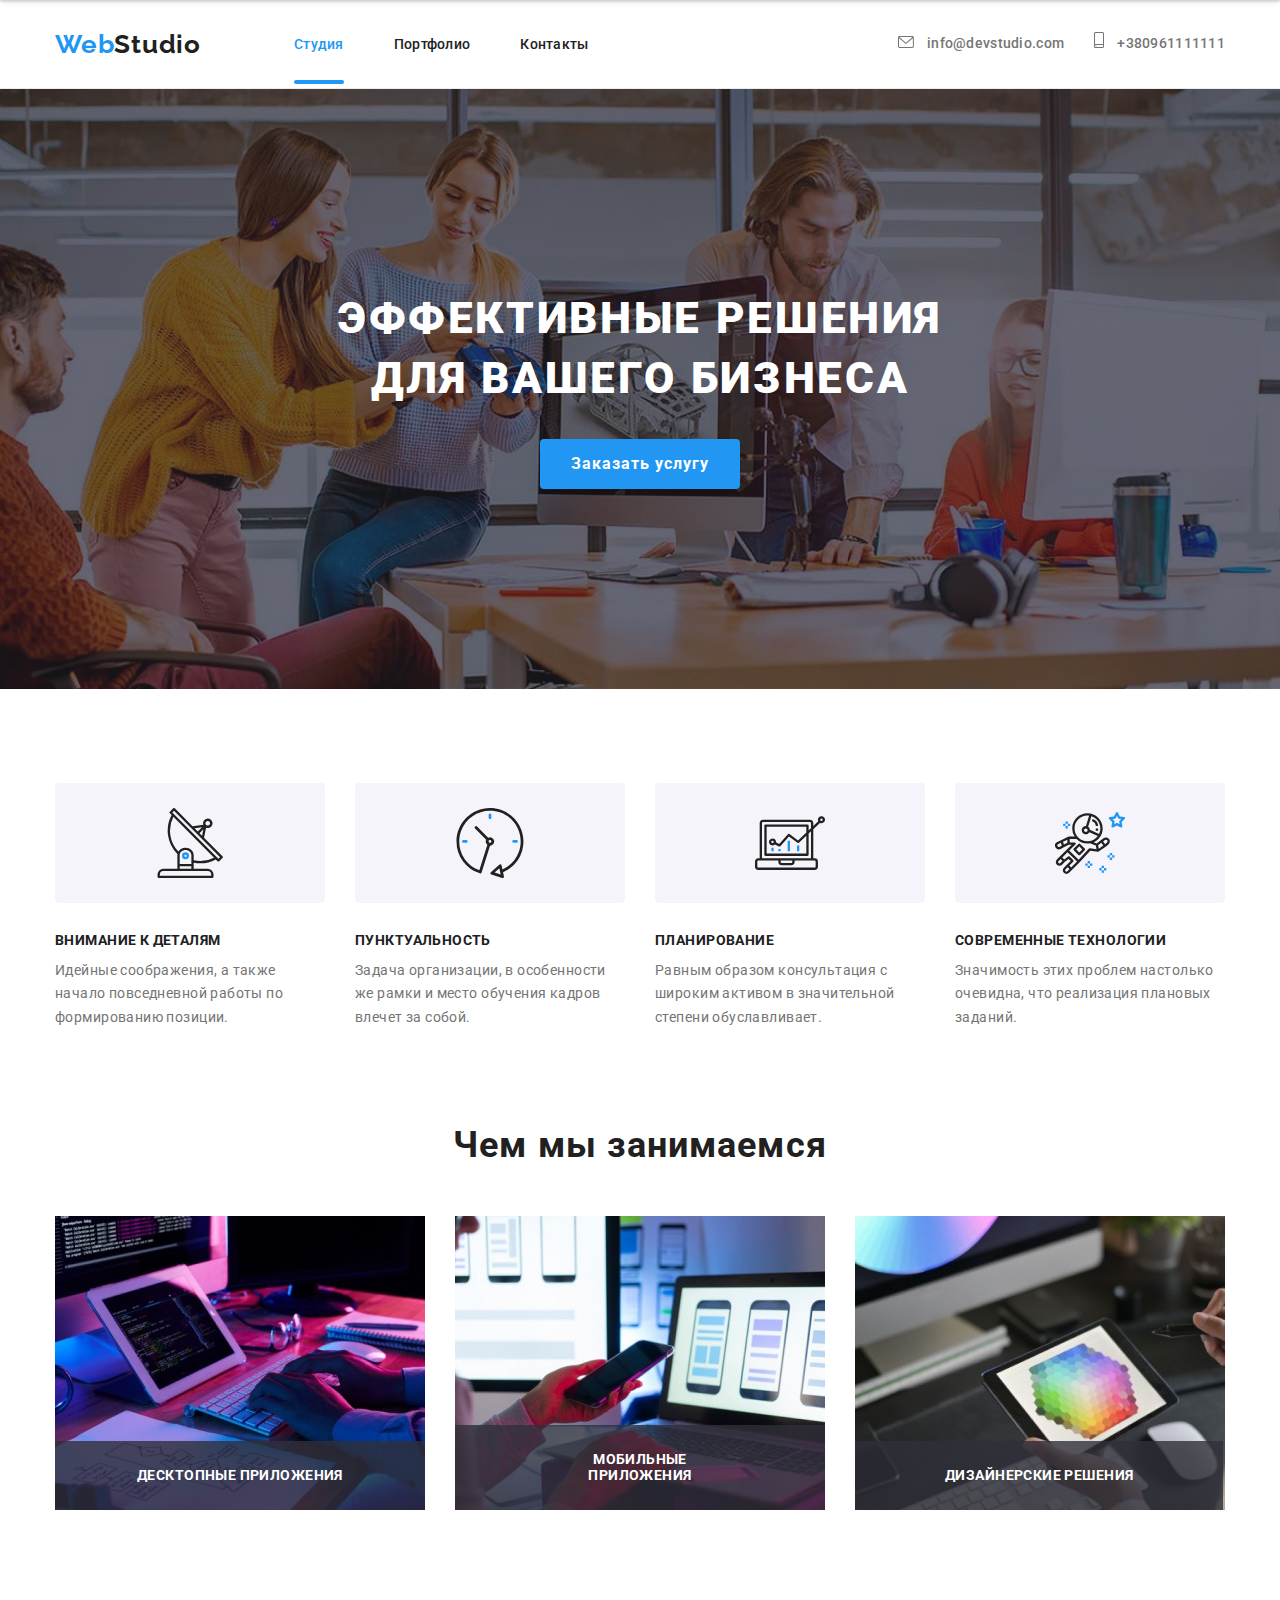
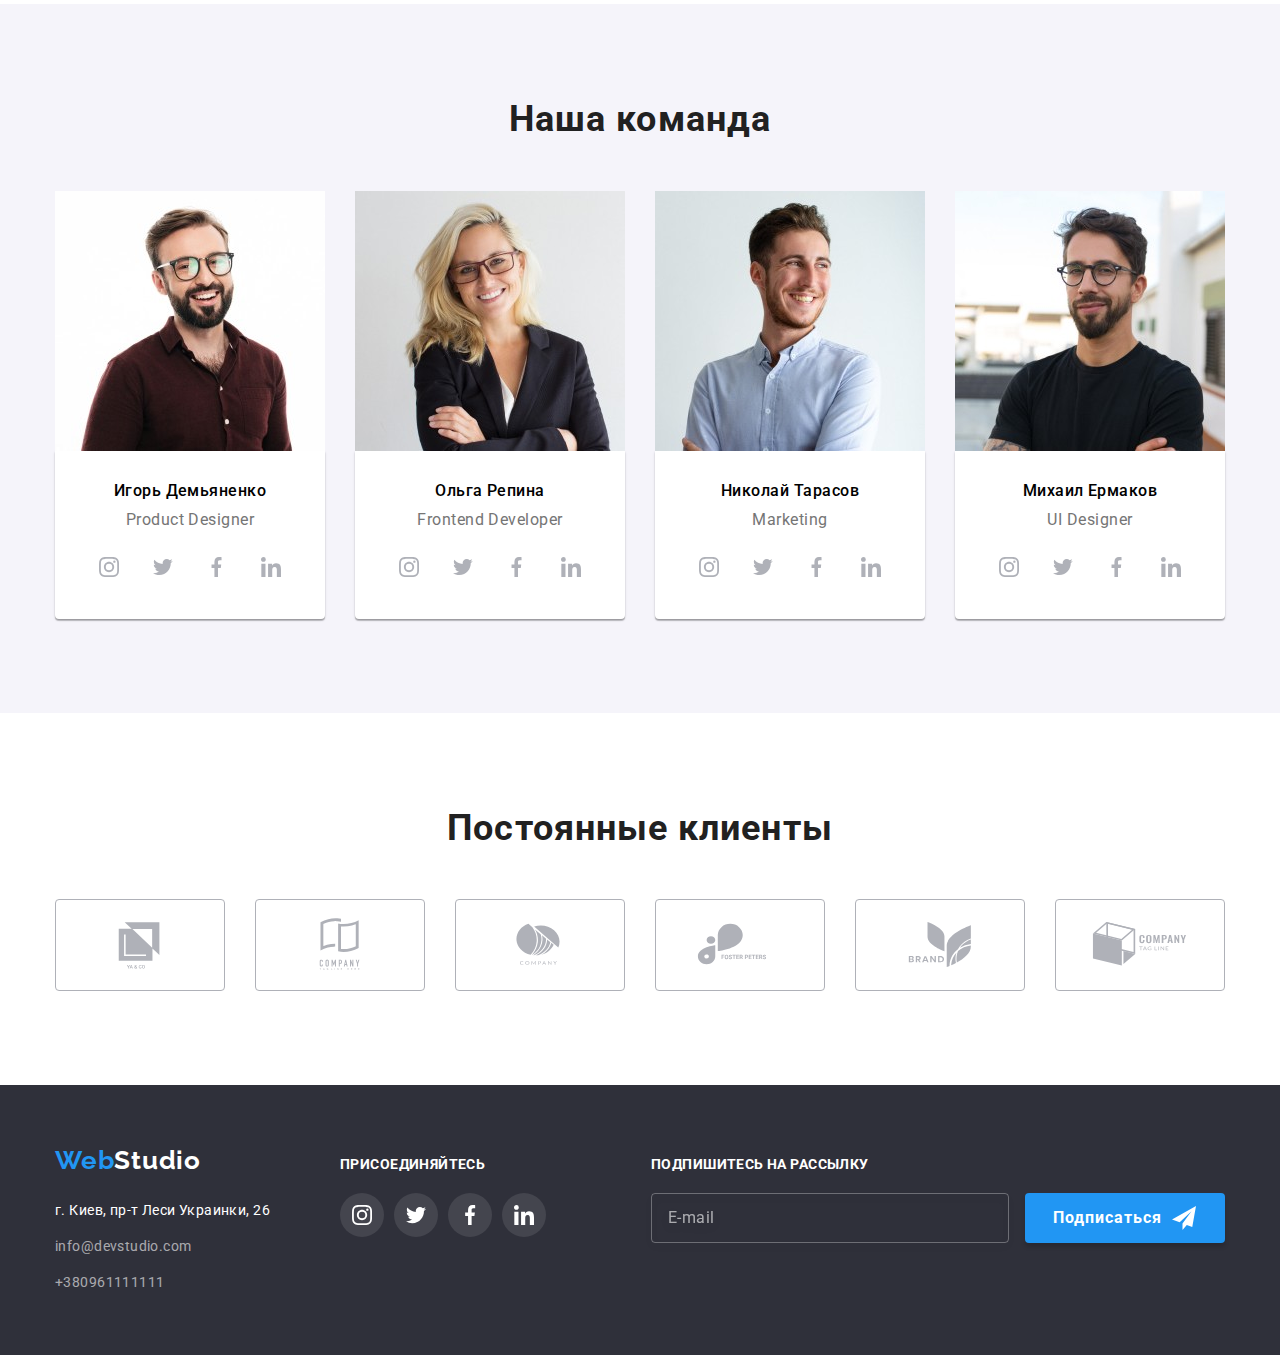
<file: index.html>
<!DOCTYPE html>
<html lang="ru">
  <head>
    <meta charset="utf-8" />
    <meta http-equiv="x-ua-compatible" content="ie=edge" />
    <meta name="viewport" content="widht-device-width, initial-scale=1.0" />
    <title>fe core 58</title>
    <!-- Шрифти -->
    <link rel="preconnect" href="https://fonts.googleapis.com" />
    <link rel="preconnect" href="https://fonts.gstatic.com" crossorigin />
    <link
      href="https://fonts.googleapis.com/css2?family=Raleway:wght@400;700&family=Roboto:wght@400;500;700;900&display=swap"
      rel="stylesheet"
    />
    <!-- Нормалізатор стилів -->
    <link
      rel="stylesheet"
      href="https://cdnjs.cloudflare.com/ajax/libs/modern-normalize/1.1.0/modern-normalize.min.css"
    />
    <!-- Кастомні стилі -->
    <link rel="stylesheet" href="./css/main.min.css"/>
    <link rel="stylesheet" href="./css/styles.css" />
  </head>
  <body data-body>
    <!-- Header section -->
    <header class="header">
      <div class="container header__container">
        <a
          class="logo header__logo link"
          href="./index.html"
          aria-label="Посилання на студію"
          lang="en-us">Web<span class="logo__studio">Studio</span></a>
          <!-- Burger button -->
            <button 
              class="mobile-menu-btn"
              type="button"
              aria-label="Кнопка мобильное меню" 
              aria-controls="menu-container"
              data-menu-button>
              <svg class="mobile-menu-icon" width="24" height="16">
                <use class="mobile-menu-burger" href="./images/icons-svg.svg#burger-menu"></use>
                <use class="mobile-menu-close" href="./images/icons-svg.svg#close-menu"></use>
              </svg>
            </button>
            <!-- Modal window mobile menu -->
            <div class="mobile-menu" id="menu-container" data-menu>
              <ul class="mobile-menu__list list">
                <li class="mobile-menu__nav-item">
                  <a
                    class="link current"
                    href="./index.html"
                    aria-label="Посилання на студию">Студия</a>
                </li>
                <li class="mobile-menu__nav-item">
                  <a
                    class="link"
                    href="./portfolio.html"
                    aria-label="Посилання на студию">Портфолио</a>
                  </li>
                <li class="mobile-menu__nav-item"><a
                  class="link"
                  href="Контакти"
                  aria-label="Посилання на студию">Контакты</a>
                </li>
              </ul>
              <ul class="mobile-menu__contacts list">
                <li class="mobile-menu__contacts-item">
                  <a 
                  class="accent link" 
                  href="tel:+380961111111">
                  +38 096 111 11 11</a>
                </li>
                <li class="mobile-menu__contacts-item">
                  <a 
                    class="link" 
                    href="mailto:info@devstudio.com">
                    info@devstudio.com</a>
                </li>
              </ul>
              <ul class="mobile-menu__social list">
                <li class="mobile-menu__social-item">
                  <a class="mobile-menu__social-link link" href="">Instagram</a>
                </li>
                <li class="mobile-menu__social-item">
                  <a class="mobile-menu__social-link link" href="">Twitter</a>
                </li>
                <li class="mobile-menu__social-item">
                  <a class="mobile-menu__social-link link" href="">Facebook</a>
                </li>
                <li class="mobile-menu__social-item">
                  <a class="mobile-menu__social-link link" href="">LinkedIn</a>
                </li>
              </ul>
            </div>
        <!-- Menu nav -->
        <nav class="nav">
          <ul class="nav__list list__nav">
            <li class="nav__item item__nav">
              <a
                class="nav__link link__nav nav__link--current link"
                href="./index.html"
                aria-label="Посилання на студию">Студия</a>
            </li>
            <li class="nav__item item__nav">
              <a
                class="nav__link link__nav link"
                href="./portfolio.html"
                aria-label="Посилання на Портфолио">Портфолио</a>
            </li>
            <li class="nav__item item__nav">
              <a class="nav__link link__nav link" href="/Контакты">Контакты</a>
            </li>
          </ul>
        </nav>
        <!-- Пошта та телефон -->
          <div class="header__group">
            <ul class="header__list">
              <li class="header__item">
                <a 
                class="header__link link" 
                href="mailto:info@devstudio.com">
                  <svg class="header__icon" width="16" height="12">
                    <use href="./images/icons-svg.svg#icon-mail"></use>
                  </svg>
                  info@devstudio.com</a>
              </li>
              <li class="header__item">
                <a class="header__link link__header link" href="tel:+380961111111">
                  <svg class="header__icon" width="10" height="16">
                    <use href="./images/icons-svg.svg#icon-smartphone"></use>
                  </svg>
                  +380961111111</a>
              </li>
            </ul>
          </div>
        </div>
      </header>
    <main>
      <!-- Секция hero -->
      <section class="hero hero-overlay">
        <div>
          <h1 class="hero__title">Эффективные решения для вашего бизнеса</h1>
          <button class="hero__button button" type="button" data-modal-open>Заказать услугу</button>
        </div>
      </section>
      <!-- Модальне вікно -->
      <div class="backdrop is-hidden" data-modal>
        <div class="modal">
          <button class="modal__close-btn" type="button" data-modal-close>
            <svg class="modal__icon" width="18" height="18">
              <use class="modal__img" href="./images/icons-svg.svg#icon-close"></use>
            </svg>
          </button>
          <!-- Форма -->
          <form class="form-order" name="form-order">
            <strong class="form-order__call-action">Оставьте свои данные, мы вам перезвоним</strong>
              <div class="form-order__group">
                <label class="form-order__item">
                  <span class="form-order__text">Имя</span>
                  <input 
                  class="form-order__field" 
                  type="text" 
                  name="user-name"/>
                  <svg class="form-order__icon" width="18" height="18">
                    <use class="form-order__img" href="./images/icons-svg.svg#icon-person-form"></use>
                  </svg>
                </label>
              </div>
              <div class="form-order__group">
                <label class="form-order__item">
                  <span class="form-order__text">Телефон</span>
                  <input 
                  class="form-order__field" 
                  type="tel" 
                  name="user-phone"/>
                  <svg class="form-order__icon" width="21" height="18">
                    <use class="form-order__img" href="./images/icons-svg.svg#icon-phone-form"></use>
                  </svg>
                </label>
              </div>
              <div class="form-order__group">
                <label class="form-order__item">
                <span class="form-order__text">Почта</span>
                <input 
                class="form-order__field" 
                type="email" 
                name="user-email"/>
                <svg class="form-order__icon" width="18" height="18">
                  <use class="form-order__img" href="./images/icons-svg.svg#icon-email-form"></use>
                </svg>
              </label>
            </div>
              <div class="form-order__group form-order__group-last">
                <label class="form-order__comment">
                  <span class="form-order__text">Комментарий</span>
                  <textarea
                  class="form-order__field"
                  name="user-comment" 
                  cols="30" 
                  rows="10" 
                  placeholder="Введите текст"></textarea>
                </label>
              </div>
              <!-- Checkbox -->
              <label class="checkbox">
                <input 
                class="checkbox__input visually-hidden" 
                type="checkbox" 
                name="user-agreement" />
                <span class="checkbox__custom-checkbox">
                  <svg class="checkbox__icon" width="11" height="8">
                    <use href="./images/icons-svg.svg#icon-check-mark"></use>
                  </svg>
                </span>
                <span>Соглашаюсь с рассылкой и принимаю 
                  <a hres="Посилання на Условия договора" 
                  class="checkbox__link">Условия договора</a>
                </span>
              </label>
              <button class="form-order__btn button" type="submit">Отправить</button>
          </form>
        </div>
      </div>
      <!-- Секция features -->
      <section class="features section">
        <div class="container">
          <ul class="features__list">
            <li class="features__element">
              <div class="features__item item__features">
                <svg class="features__icon" width="70" height="70">
                  <use href="./images/icons-svg.svg#icon-satellite-dish"></use>
                </svg>
              </div>
                <h3 class="features__name">Внимание к деталям</h3>
                <p class="features__text" >
                Идейные соображения, а также начало повседневной работы по
                формированию позиции.
              </p>
            </li>
            <li class="features__element">
              <div class="features__item item__features">
                <svg class="features__icon" width="70" height="70">
                  <use href="./images/icons-svg.svg#icon-clock"></use>
                </svg>
              </div>
                <h3 class="features__name">Пунктуальность</h3>
                <p class="features__text features__text--grow" >
                Задача организации, в особенности же рамки и место обучения
                кадров влечет за собой.
              </p>
            </li>
            <li class="features__element">
              <div class="features__item item__features">
                <svg class="features__icon" width="70" height="70">
                  <use href="./images/icons-svg.svg#icon-diagram-on-laptop"></use>
                </svg>
              </div>
              <h3 class="features__name">Планирование</h3>
              <p class="features__text">
                Равным образом консультация с широким активом в значительной
                степени обуславливает.
              </p>
            </li>
            <li class="features__element">
              <div class="features__item item__features">
                <svg class="features__icon" width="70" height="70">
                  <use href="./images/icons-svg.svg#icon-astronaut"></use>
                </svg>
              </div>
              <h3 class="features__name">Современные технологии</h3>
              <p class="features__text">
                Значимость этих проблем настолько очевидна, что реализация
                плановых заданий.
              </p>
            </li>
          </ul>
        </div>
      </section>
      <!-- Секція Чем мы занимаемся -->
      <section class="what-we-do section">
        <div class="container">
          <h2 class="what-we-do__title title">Чем мы занимаемся</h2>
          <ul class="what-we-do__list">
            <li class="what-we-do__item">
              <picture class="what-we-do__img">
                <!-- desktop screen -->
                <source
                media="(min-width: 1200px)"
                srcset="images\what-we-do\img-1-s-1x.jpg 1x, images\what-we-do\img-1-s-2x.jpg 2x"
                type="image/jpeg"/>
                <img src="./images\what-we-do\img-1-s-1x.jpg" alt="Программирование за планшетом" width="370" height="294">
              </picture>
                <p class="what-we-do__text what-we-do__text-frst">Десктопные приложения</p>
            </li>
            <li class="what-we-do__item">
              <picture class="what-we-do__img">
                <!-- desktop screen -->
                <source
                media="(min-width: 1200px)"
                srcset="images\what-we-do\img-2-s-1x.jpg 1x, images\what-we-do\img-2-s-2x.jpg 2x"
                type="image/jpeg"/>
                <img src="./images\what-we-do\img-2-s-1x.jpg" alt="Разработка мобильного приложения" width="370" height="294">
              </picture>
                <p class="what-we-do__text what-we-do__text-scnd">Мобильные приложения</p>
            </li>
            <li class="what-we-do__item">
              <picture class="what-we-do__img">
                <!-- desktop screen -->
                <source
                media="(min-width: 1200px)"
                srcset="images\what-we-do\img-3-s-1x.jpg 1x, images\what-we-do\img-3-s-2x.jpg 2x"
                type="image/jpeg"/>
                <img src="./images\what-we-do\img-3-s-1x.jpg" alt="Рисование на планшете" width="370" height="294">
              </picture>
                <p class="what-we-do__text what-we-do__text-thrd">Дизайнерские решения</p>
            </li>
          </ul>
        </div>
      </section>
      <!-- Секція Наша команда -->
      <section class="team section">
        <div class="container">
          <h2 class="team__title title">Наша команда</h2>
          <ul class="team__list">
            <li class="team__icon">
              <picture>
                <!-- desktop screen -->
                <source
                media="(min-width: 1200px)"
                srcset="images/team/img-1-s-1x.jpg 1x, images/team/img-1-s-2x.jpg 2x"
                type="image/jpeg"/>
                <!-- tablet screen -->
                <source
                media="(min-width: 768px)"
                srcset="images/team/img-1-m-1x.jpg 1x, images/team/img-1-m-2x.jpg 2x"
                type="image/jpeg"/>
                <!-- mobile screen -->
                <source
                media="(max-width: 767px)"
                srcset="images/team/img-1-L-1x.jpg 1x, images/team/img-1-L-2x.jpg 2x"
                type="image/jpeg"/>
                <img src="./images/team/img-1-s-1x.jpg" alt="Фото Игоря Демьяненко" width="450" height="460">
              </picture>
              <div class="team__wrap">
                <h3 class="team__employee">Игорь Демьяненко</h3>
                <p class="team__position position__team">Product Designer</p>
                <!-- Оформлення іконок -->
                <ul class="social-media">
                  <li class="social-media__item">
                    <a
                      class="social-media__link"
                      href=""
                      target="_blank"
                      rel="noopener noreferrer"
                      aria-label="instagram">
                      <svg class="footer-social-media__icon" width="20" height="20">
                        <use href="./images/icons-svg.svg#icon-instagram"></use>
                      </svg>
                    </a>
                  </li>
                  <li class="social-media__item">
                    <a
                      class="social-media__link"
                      href=""
                      target="_blank"
                      rel="noopener noreferrer"
                      aria-label="twitter">
                      <svg class="footer-social-media__icon" width="20" height="20">
                        <use href="./images/icons-svg.svg#icon-twitter"></use>
                      </svg>
                    </a>
                  </li>
                  <li class="social-media__item">
                    <a
                      class="social-media__link"
                      href=""
                      target="_blank"
                      rel="noopener noreferrer"
                      aria-label="facebook">
                      <svg class="footer-social-media__icon" width="20" height="20">
                        <use href="./images/icons-svg.svg#icon-facebook"></use>
                      </svg>
                    </a>
                  </li>
                  <li class="social-media__item">
                    <a
                      class="social-media__link"
                      href=""
                      target="_blank"
                      rel="noopener noreferrer"
                      aria-label="linkedin">
                      <svg class="footer-social-media__icon" width="20" height="20">
                        <use href="./images/icons-svg.svg#icon-linkedin"></use>
                      </svg>
                    </a>
                  </li>
                </ul>
              </div>
            </li>
            <li class="team__icon">
              <picture>
                <!-- desktop screen -->
                <source
                media="(min-width: 1200px)"
                srcset="images/team/img-2-s-1x.jpg 1x, images/team/img-2-s-2x.jpg 2x"
                type="image/jpeg"/>
                <!-- tablet screen -->
                <source
                media="(min-width: 768px)"
                srcset="images/team/img-2-m-1x.jpg 1x, images/team/img-2-m-2x.jpg 2x"
                type="image/jpeg"/>
                <!-- mobile screen -->
                <source
                media="(max-width: 767px)"
                srcset="images/team/img-2-L-1x.jpg 1x, images/team/img-2-L-2x.jpg 2x"
                type="image/jpeg"/>
                <img src="./images/team/img-2-s-1x.jpg" alt="Фото Ольги Репиной" width="450" height="460">
              </picture>
              <div class="team__wrap">
                <h3 class="team__employee">Ольга Репина</h3>
                <p class="team__position position__team">Frontend Developer</p>
                <ul class="social-media">
                  <li class="social-media__item">
                    <a
                      class="social-media__link"
                      href=""
                      target="_blank"
                      rel="noopener noreferrer"
                      aria-label="instagram">
                      <svg class="footer-social-media__icon" width="20" height="20">
                        <use href="./images/icons-svg.svg#icon-instagram"></use>
                      </svg>
                    </a>
                  </li>
                  <li class="social-media__item">
                    <a
                      class="social-media__link"
                      href=""
                      target="_blank"
                      rel="noopener noreferrer"
                      aria-label="twitter">
                      <svg class="footer-social-media__icon" width="20" height="20">
                        <use href="./images/icons-svg.svg#icon-twitter"></use>
                      </svg>
                    </a>
                  </li>
                  <li class="social-media__item">
                    <a
                      class="social-media__link"
                      href=""
                      target="_blank"
                      rel="noopener noreferrer"
                      aria-label="facebook">
                      <svg class="footer-social-media__icon" width="20" height="20">
                        <use href="./images/icons-svg.svg#icon-facebook"></use>
                      </svg>
                    </a>
                  </li>
                  <li class="social-media__item">
                    <a
                      class="social-media__link"
                      href=""
                      target="_blank"
                      rel="noopener noreferrer"
                      aria-label="linkedin">
                      <svg class="footer-social-media__icon" width="20" height="20">
                        <use href="images/icons-svg.svg#icon-linkedin"></use>
                      </svg>
                    </a>
                  </li>
                </ul>
              </div>
            </li>
            <li class="team__icon">
              <picture>
                <!-- desktop screen -->
                <source
                media="(min-width: 1200px)"
                srcset="images/team/img-3-s-1x.jpg 1x, images/team/img-3-s-2x.jpg 2x"
                type="image/jpeg"/>
                <!-- tablet screen -->
                <source
                media="(min-width: 768px)"
                srcset="images/team/img-3-m-1x.jpg 1x, images/team/img-3-m-2x.jpg 2x"
                type="image/jpeg"/>
                <!-- mobile screen -->
                <source
                media="(max-width: 767px)"
                srcset="images/team/img-3-L-1x.jpg 1x, images/team/img-3-L-2x.jpg 2x"
                type="image/jpeg"/>
                <img src="./images/team/img-3-s-1x.jpg" alt="Фото Николая Тарасова" width="450" height="460">
              </picture>
              <div class="team__wrap">
                <h3 class="team__employee">Николай Тарасов</h3>
                <p class="team__position position__team">Marketing</p>
                <ul class="social-media">
                  <li class="social-media__item">
                    <a
                      class="social-media__link"
                      href=""
                      target="_blank"
                      rel="noopener noreferrer"
                      aria-label="instagram">
                      <svg class="footer-social-media__icon" width="20" height="20">
                        <use href="./images/icons-svg.svg#icon-instagram"></use>
                      </svg>
                    </a>
                  </li>
                  <li class="social-media__item">
                    <a
                      class="social-media__link"
                      href=""
                      target="_blank"
                      rel="noopener noreferrer"
                      aria-label="twitter">
                      <svg class="footer-social-media__icon" width="20" height="20">
                        <use href="./images/icons-svg.svg#icon-twitter"></use>
                      </svg>
                    </a>
                  </li>
                  <li class="social-media__item">
                    <a
                      class="social-media__link"
                      href=""
                      target="_blank"
                      rel="noopener noreferrer"
                      aria-label="facebook">
                      <svg class="footer-social-media__icon" width="20" height="20">
                        <use href="./images/icons-svg.svg#icon-facebook"></use>
                      </svg>
                    </a>
                  </li>
                  <li class="social-media__item">
                    <a
                      class="social-media__link"
                      href=""
                      target="_blank"
                      rel="noopener noreferrer"
                      aria-label="linkedin">
                      <svg class="footer-social-media__icon" width="20" height="20">
                        <use href="./images/icons-svg.svg#icon-linkedin"></use>
                      </svg>
                    </a>
                  </li>
                </ul>
              </div>
            </li>
            <li class="team__icon">
              <picture>
                <!-- desktop screen -->
                <source
                media="(min-width: 1200px)"
                srcset="images/team/img-4-s-1x.jpg 1x, images/team/img-4-s-2x.jpg 2x"
                type="image/jpeg"/>
                <!-- tablet screen -->
                <source
                media="(min-width: 768px)"
                srcset="images/team/img-4-m-1x.jpg 1x, images/team/img-4-m-2x.jpg 2x"
                type="image/jpeg"/>
                <!-- mobile screen -->
                <source
                media="(max-width: 767px)"
                srcset="images/team/img-4-L-1x.jpg 1x, images/team/img-4-L-2x.jpg 2x"
                type="image/jpeg"/>
                <img src="./images/team/img-4-s-1x.jpg" alt="Фото Михаила Ермакова" width="450" height="460">
              </picture>
              <div class="team__wrap">
                <h3 class="team__employee">Михаил Ермаков</h3>
                <p class="team__position position__team">UI Designer</p>
                <ul class="social-media">
                  <li class="social-media__item">
                    <a
                      class="social-media__link"
                      href=""
                      target="_blank"
                      rel="noopener noreferrer"
                      aria-label="instagram">
                      <svg class="footer-social-media__icon" width="20" height="20">
                        <use href="./images/icons-svg.svg#icon-instagram"></use>
                      </svg>
                    </a>
                  </li>
                  <li class="social-media__item">
                    <a
                      class="social-media__link"
                      href=""
                      target="_blank"
                      rel="noopener noreferrer"
                      aria-label="twitter">
                      <svg class="footer-social-media__icon" width="20" height="20">
                        <use href="./images/icons-svg.svg#icon-twitter"></use>
                      </svg>
                    </a>
                  </li>
                  <li class="social-media__item">
                    <a
                      class="social-media__link"
                      href=""
                      target="_blank"
                      rel="noopener noreferrer"
                      aria-label="facebook">
                      <svg class="footer-social-media__icon" width="20" height="20">
                        <use href="./images/icons-svg.svg#icon-facebook"></use>
                      </svg>
                    </a>
                  </li>
                  <li class="social-media__item">
                    <a
                      class="social-media__link"
                      href=""
                      target="_blank"
                      rel="noopener noreferrer"
                      aria-label="linkedin">
                      <svg class="footer-social-media__icon" width="20" height="20">
                        <use href="./images/icons-svg.svg#icon-linkedin"></use>
                      </svg>
                    </a>
                  </li>
                </ul>
              </div>
            </li>
          </ul>
        </div>
      </section>
      <!-- Секція Постоянные клиенты -->
      <section class="clients section">
        <div class="container">
          <h2 class="clients__title title">Постоянные клиенты</h2>
          <ul class="clients__list">
            <li class="clients__item">
              <a
                class="clients__link"
                href=""
                target="_blank"
                rel="noopener noreferrer"
                aria-label="ya-co company">
                <svg class="client__icon" width="106" height="60">
                  <use href="./images/icons-svg.svg#icon-client-1"></use>
                </svg>
              </a>
            </li>
            <li class="clients__item">
              <a
                class="clients__link"
                href=""
                target="_blank"
                rel="noopener noreferrer"
                aria-label="company tagline here">
                <svg class="client__icon" width="106" height="60">
                  <use href="./images/icons-svg.svg#icon-client-2"></use>
                </svg>
              </a>
            </li>
            <li class="clients__item">
              <a
                class="clients__link"
                href=""
                target="_blank"
                rel="noopener noreferrer"
                aria-label="company">
                <svg class="client__icon" width="106" height="60">
                  <use href="./images/icons-svg.svg#icon-client-3"></use>
                </svg>
              </a>
            </li>
            <li class="clients__item">
              <a
                class="clients__link"
                href=""
                target="_blank"
                rel="noopener noreferrer"
                aria-label="foster peters">
                <svg class="client__icon" width="106" height="60">
                  <use href="./images/icons-svg.svg#icon-client-4"></use>
                </svg>
              </a>
            </li>
            <li class="clients__item">
              <a
                class="clients__link"
                href=""
                target="_blank"
                rel="noopener noreferrer"
                aria-label="brand company">
                <svg class="client__icon" width="106" height="60">
                  <use href="./images/icons-svg.svg#icon-client-5"></use>
                </svg>
              </a>
            </li>
            <li class="clients__item">
              <a
                class="clients__link"
                href=""
                target="_blank"
                rel="noopener noreferrer"
                aria-label="company tag line">
                <svg class="client__icon" width="106" height="60">
                  <use href="./images/icons-svg.svg#icon-client-6"></use>
                </svg>
              </a>
            </li>
          </ul>
        </div>
      </section>
    </main>
    <!--Секция Footer bg-->
    <footer class="footer">
      <div class="container footer__group group__footer">
        <div>
          <a 
          class="logo__footer logo link" 
          href="./index.html" 
          aria-label="Посилання на студію" 
          lang="en-us">Web<span 
          class="logo__studio logo__studio--light">Studio</span></a>
            <address class="footer__group">
              <ul class="footer__list">
                <li class="footer__item">
                  <a
                    class="footer__link link__footer footer__link--light link"
                    href="https://goo.gl/maps/piqngm7oDQpEDh6u6"
                    target="_blank"
                    rel="noopener nofollow noreferrer">г. Киев, пр-т Леси Украинки, 26</a>
                </li>
                <li class="footer__item">
                  <a class="footer__link link__footer link" href="mailto:info@devstudio.com">info@devstudio.com</a>
                </li>
                <li class="footer__item">
                  <a class="footer__link link" href="tel:+380961111111">+380961111111</a>
                </li>
              </ul>
            </address>
          </div>
          <!-- Footer social media icons -->
        <div class="footer-social-media">
          <strong class="footer-social-media__name">ПРИСОЕДИНЯЙТЕСЬ</strong>
            <ul class="footer-social-media__list">
              <li class="footer-social-media__item">
                <a
                  class="footer-social-media__link link"
                  href=""
                  target="_blank"
                  rel="noopener noreferrer"
                  aria-label="instagram">
                  <svg class="footer-social-media__icon" width="20" height="20">
                    <use href="./images/icons-svg.svg#icon-instagram-white"></use>
                  </svg>
                </a>
              </li>
            <li class="footer-social-media__item">
              <a
                class="footer-social-media__link link"
                href=""
                target="_blank"
                rel="noopener noreferrer"
                aria-label="instagram">
                <svg class="footer-social-media__icon" width="20" height="20">
                  <use href="./images/icons-svg.svg#icon-twitter-white"></use>
                </svg>
              </a>
            </li>
            <li class="footer-social-media__item">
              <a
                class="footer-social-media__link link"
                href=""
                target="_blank"
                rel="noopener noreferrer"
                aria-label="instagram">
                <svg class="footer-social-media__icon" width="20" height="20">
                  <use href="./images/icons-svg.svg#icon-facebook-white"></use>
                </svg>
              </a>
            </li>
            <li class="footer-social-media__item">
              <a
                class="footer-social-media__link"
                href=""
                target="_blank"
                rel="noopener noreferrer"
                aria-label="instagram">
                <svg class="footer-social-media__icon" width="20" height="20">
                  <use href="./images/icons-svg.svg#icon-linkedin-white"></use>
                </svg>
              </a>
            </li>
          </ul>
        </div>
        <!-- Footer form -->
        <div class="follow-form">
          <strong class="follow-form__text">Подпишитесь на рассылку</strong>
          <form name="follow-form__name">
            <div class="follow-form__box">
              <label class="follow-form__label">
                <input 
                class="follow-form__field" 
                type="email" 
                name="user-email"
                placeholder="E-mail"/>
              </label>
              <button class="button button__footer" type="submit">Подписаться
                <svg class="button__icon icon__button" width="24" height="24">
                  <use href="./images/icons-svg.svg#icon-telegram"></use>
                </svg>
              </button>
            </div>
          </form>
        </div>
      </div>
    </footer>
    <script src="./js/modal.js"></script>
    <script src="./js/menu.js"></script>
  </body>
</html>
</file>
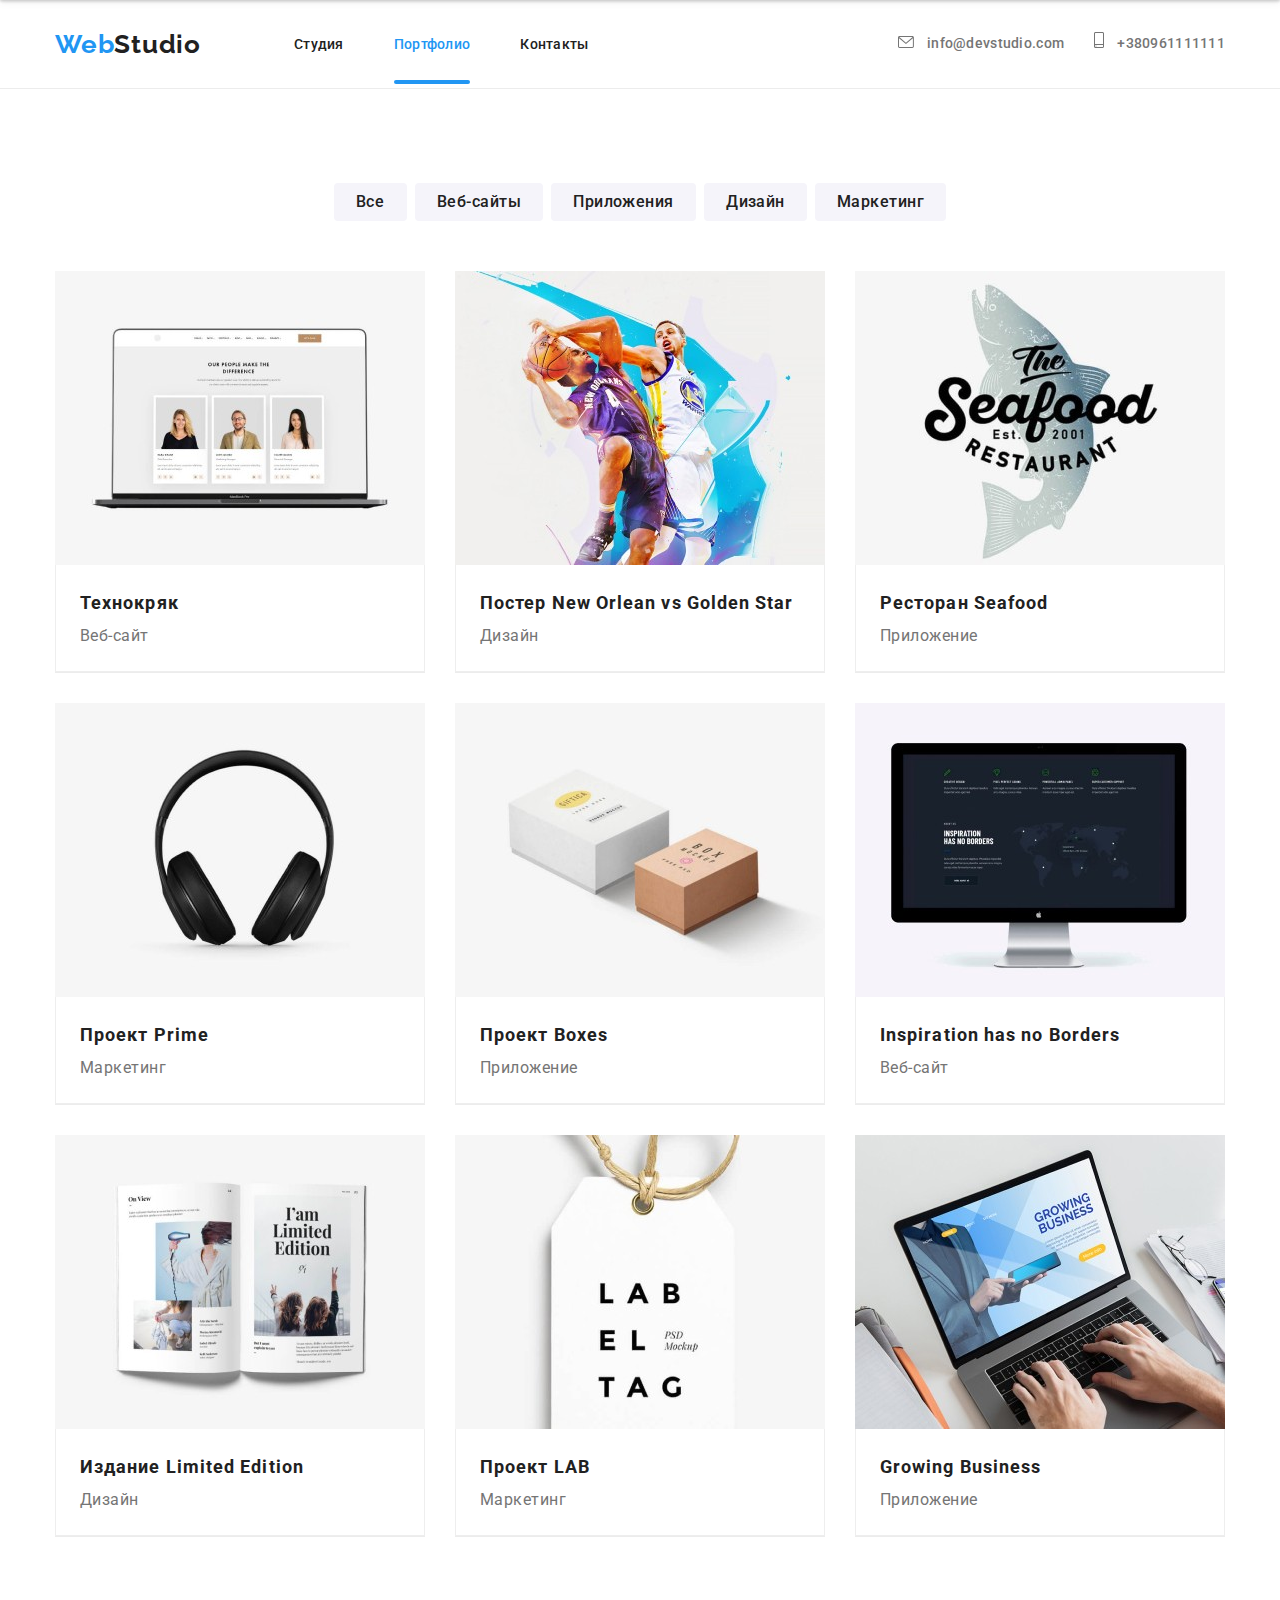
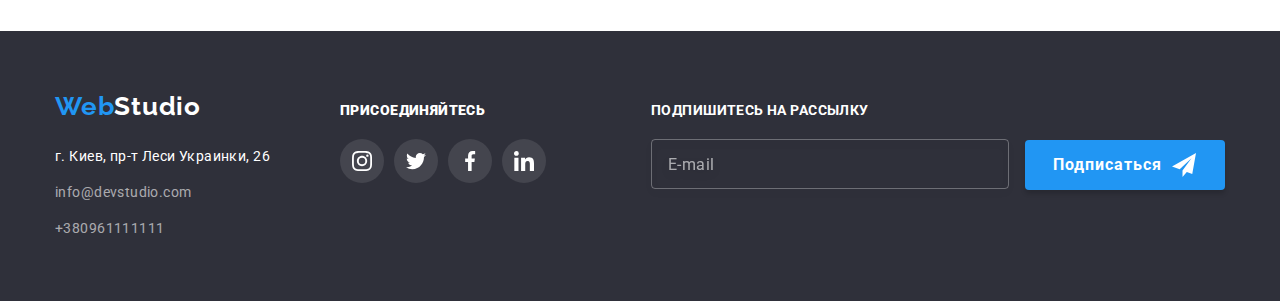
<file: portfolio.html>
<!DOCTYPE html>
<html lang="ru">
  <head>
    <meta charset="UTF-8" />
    <meta http-equiv="X-UA-Compatible" content="IE=edge" />
    <meta name="viewport" content="width=device-width, initial-scale=1.0" />
    <title>Portfolio</title>
    <!-- Шрифти -->
    <link rel="preconnect" href="https://fonts.googleapis.com" />
    <link rel="preconnect" href="https://fonts.gstatic.com" crossorigin />
    <link
      href="https://fonts.googleapis.com/css2?family=Raleway:wght@400;700&family=Roboto:wght@400;500;700;900&display=swap"
      rel="stylesheet"/>
    <!-- Нормалізатор стилів -->
    <link
      rel="stylesheet"
      href="https://cdnjs.cloudflare.com/ajax/libs/modern-normalize/1.1.0/modern-normalize.min.css"/>
    <!-- Кастомні стилі -->
    <link rel="stylesheet" href="./css/main.min.css"/>
    <link rel="stylesheet" href="./css/styles.css"/>
  </head>
  <body data-body>
    <!-- Header section -->
    <header class="header">
      <div class="header__container container">
        <a
          class="logo header__logo link"
          href="./index.html"
          aria-label="Посилання на студію"
          lang="en-us">Web<span class="logo__studio">Studio</span></a>
          <!-- Burger button -->
          <button 
          class="mobile-menu-btn"
          type="button"
          aria-label="Кнопка мобильное меню" 
          aria-controls="menu-container"
          data-menu-button>
          <svg class="mobile-menu-icon" width="24" height="16">
            <use class="mobile-menu-burger" href="./images/icons-svg.svg#burger-menu"></use>
            <use class="mobile-menu-close" href="./images/icons-svg.svg#close-menu"></use>
          </svg>
        </button>
        <!-- Modal window mobile menu -->
        <div class="mobile-menu" id="menu-container" data-menu>
          <ul class="mobile-menu__list list">
            <li class="mobile-menu__nav-item">
              <a
                class="link"
                href="./index.html"
                aria-label="Посилання на студию">Студия</a>
            </li>
            <li class="mobile-menu__nav-item">
              <a
                class="link current"
                href="./portfolio.html"
                aria-label="Посилання на студию">Портфолио</a>
              </li>
            <li class="mobile-menu__nav-item"><a
              class="link"
              href="Контакти"
              aria-label="Посилання на студию">Контакты</a>
            </li>
          </ul>
          <ul class="mobile-menu__contacts list">
            <li class="mobile-menu__contacts-item">
              <a 
              class="accent link" 
              href="tel:+380961111111">
              +38 096 111 11 11</a>
            </li>
            <li class="mobile-menu__contacts-item">
              <a 
                class="link" 
                href="mailto:info@devstudio.com">
                info@devstudio.com</a>
            </li>
          </ul>
          <ul class="mobile-menu__social list">
            <li class="mobile-menu__social-item">
              <a class="mobile-menu__social-link link" href="">Instagram</a>
            </li>
            <li class="mobile-menu__social-item">
              <a class="mobile-menu__social-link link" href="">Twitter</a>
            </li>
            <li class="mobile-menu__social-item">
              <a class="mobile-menu__social-link link" href="">Facebook</a>
            </li>
            <li class="mobile-menu__social-item">
              <a class="mobile-menu__social-link link" href="">LinkedIn</a>
            </li>
          </ul>
        </div>
        <!-- Menu nav -->
        <nav class="nav">
          <ul class="nav__list list__nav">
            <li class="nav__item item__nav">
              <a
                class="nav__link link__nav link"
                href="./index.html"
                aria-label="Посилання на студию">Студия</a>
            </li>
            <li class="nav__item item__nav">
              <a
                class="nav__link link__nav nav__link--current link"
                href="./portfolio.html"
                aria-label="Посилання на Портфолио">Портфолио</a>
            </li>
            <li class="nav__item item__nav">
              <a class="nav__link link__nav link" href="/Контакты">Контакты</a>
            </li>
          </ul>
        </nav>
        <!-- Пошта та телефон -->
        <div class="header__group group__header">
          <ul class="header__list">
            <li class="header__item">
              <a
                class="header__link link"
                href="mailto:info@devstudio.com">
                <svg class="header__icon" width="16" height="12">
                  <use href="./images/icons-svg.svg#icon-mail"></use>
                </svg>
                info@devstudio.com</a>
            </li>
            <li class="header__item">
              <a class="header__link link__header link" href="tel:+380961111111">
                <svg class="header__icon" width="10" height="16">
                  <use href="./images/icons-svg.svg#icon-smartphone"></use>
                </svg>
                +380961111111</a>
            </li>
          </ul>
        </div>
      </div>
    </header>
    <main>
      <!-- <h1>Фильтр портфолио</h1> -->
      <section class="portfolio section">
        <div class="container">
          <ul class="portfolio__list">
            <li class="portfolio__item">
              <button class="portfolio__button btn-all" type="button">Все</button>
            </li>
            <li class="portfolio__item">
              <button class="portfolio__button btn-web" type="button">
                Веб-сайты
              </button>
            </li>
            <li class="portfolio__item">
              <button class="portfolio__button btn-apps" type="button">
                Приложения
              </button>
            </li>
            <li class="portfolio__item">
              <button class="portfolio__button btn-dsgn" type="button">Дизайн</button>
            </li>
            <li class="portfolio__item">
              <button class="portfolio__button btn-mrktng" type="button">
                Маркетинг
              </button>
            </li>
          </ul>
          <!-- Service gallery -->
          <ul class="card-set">
            <li class="card-set-item--focused card-set-item">
              <div class="overlay">
                <picture class="overlay__img">
                  <!-- desktop screen -->
                  <source
                  media="(min-width: 1200px)"
                  srcset="images/portfolio-images/img-1-s-1x.jpg 1x, images/portfolio-images/img-1-s-2x.jpg 2x"
                  type="image/jpeg"/>
                  <!-- tablet screen -->
                  <source
                  media="(min-width: 768px)"
                  srcset="images/portfolio-images/img-1-m-1x.jpg 1x, images/portfolio-images/img-1-m-2x.jpg 2x"
                  type="image/jpeg"/>
                  <!-- mobile screen -->
                  <source
                  media="(max-width: 767px)"
                  srcset="images/portfolio-images/img-1-L-1x.jpg 1x, images/portfolio-images/img-1-L-2x.jpg 2x"
                  type="image/jpeg"/>
                  <img src="./images/portfolio-images/img-1-s-1x.jpg" alt="Ноутбук" width="450" height="294">
                </picture>
                <p class="overlay__desc">
                  Ресурс предлагает комплексные предложения с разным уровнем
                  функционала и сервисов. Все это позволит посетителю получить
                  исчерпывающие сведения о компании или частном лице.
                </p>
              </div>
              <div class="wrap-border wrap-border--large">
                <h2 class="overlay__title">Технокряк</h2>
                <p class="overlay__text">Веб-сайт</p>
              </div>
            </li>
            <li class="card-set-item--focused card-set-item">
              <div class="overlay">
                <picture class="overlay__img">
                  <!-- desktop screen -->
                  <source
                  media="(min-width: 1200px)"
                  srcset="images/portfolio-images/img-2-s-1x.jpg 1x, images/portfolio-images/img-2-s-2x.jpg 2x"
                  type="image/jpeg"/>
                  <!-- tablet screen -->
                  <source
                  media="(min-width: 768px)"
                  srcset="images/portfolio-images/img-2-m-1x.jpg 1x, images/portfolio-images/img-2-m-2x.jpg 2x"
                  type="image/jpeg"/>
                  <!-- mobile screen -->
                  <source
                  media="(max-width: 767px)"
                  srcset="images/portfolio-images/img-2-L-1x.jpg 1x, images/portfolio-images/img-2-L-2x.jpg 2x"
                  type="image/jpeg"/>
                  <img src="./images/portfolio-images/img-2-s-1x.jpg" alt="Постер" width="450" height="294">
                </picture>
                <p class="overlay__desc">
                  Ресурс предлагает комплексные предложения с разным уровнем
                  функционала и сервисов. Все это позволит посетителю получить
                  исчерпывающие сведения о компании или частном лице.
                </p>
              </div>
              <div class="wrap-border">
                <h2 class="overlay__title">Постер New Orlean vs Golden Star</h2>
                <p class="overlay__text">Дизайн</p>
              </div>
            </li>
            <li class="card-set-item--focused card-set-item">
              <div class="overlay">
                <picture class="overlay__img">
                  <!-- desktop screen -->
                  <source
                  media="(min-width: 1200px)"
                  srcset="images/portfolio-images/img-3-s-1x.jpg 1x, images/portfolio-images/img-3-s-2x.jpg 2x"
                  type="image/jpeg"/>
                  <!-- tablet screen -->
                  <source
                  media="(min-width: 768px)"
                  srcset="images/portfolio-images/img-3-m-1x.jpg 1x, images/portfolio-images/img-3-m-2x.jpg 2x"
                  type="image/jpeg"/>
                  <!-- mobile screen -->
                  <source
                  media="(max-width: 767px)"
                  srcset="images/portfolio-images/img-3-L-1x.jpg 1x, images/portfolio-images/img-3-L-2x.jpg 2x"
                  type="image/jpeg"/>
                  <img src="./images/portfolio-images/img-3-s-1x.jpg" alt="Логотип ресторану" width="450" height="294">
                </picture>
                <p class="overlay__desc">
                  Ресурс предлагает комплексные предложения с разным уровнем
                  функционала и сервисов. Все это позволит посетителю получить
                  исчерпывающие сведения о компании или частном лице.
                </p>
              </div>
              <div class="wrap-border">
                <h2 class="overlay__title">Ресторан Seafood</h2>
                <p class="overlay__text">Приложение</p>
              </div>
            </li>
            <li class="card-set-item--focused card-set-item">
              <div class="overlay">
                <picture class="overlay__img">
                  <!-- desktop screen -->
                  <source
                  media="(min-width: 1200px)"
                  srcset="images/portfolio-images/img-4-s-1x.jpg 1x, images/portfolio-images/img-4-s-2x.jpg 2x"
                  type="image/jpeg"/>
                  <!-- tablet screen -->
                  <source
                  media="(min-width: 768px)"
                  srcset="images/portfolio-images/img-4-m-1x.jpg 1x, images/portfolio-images/img-4-m-2x.jpg 2x"
                  type="image/jpeg"/>
                  <!-- mobile screen -->
                  <source
                  media="(max-width: 767px)"
                  srcset="images/portfolio-images/img-4-L-1x.jpg 1x, images/portfolio-images/img-4-L-2x.jpg 2x"
                  type="image/jpeg"/>
                  <img src="./images/portfolio-images/img-4-s-1x.jpg" alt="Навушники" width="450" height="294">
                </picture>
                <p class="overlay__desc">
                  Ресурс предлагает комплексные предложения с разным уровнем
                  функционала и сервисов. Все это позволит посетителю получить
                  исчерпывающие сведения о компании или частном лице.
                </p>
              </div>
              <div class="wrap-border">
                <h2 class="overlay__title">Проект Prime</h2>
                <p class="overlay__text">Маркетинг</p>
              </div>
            </li>
            <li class="card-set-item--focused card-set-item">
              <div class="overlay">
                <picture class="overlay__img">
                  <!-- desktop screen -->
                  <source
                  media="(min-width: 1200px)"
                  srcset="images/portfolio-images/img-5-s-1x.jpg 1x, images/portfolio-images/img-5-s-2x.jpg 2x"
                  type="image/jpeg"/>
                  <!-- tablet screen -->
                  <source
                  media="(min-width: 768px)"
                  srcset="images/portfolio-images/img-5-m-1x.jpg 1x, images/portfolio-images/img-5-m-2x.jpg 2x"
                  type="image/jpeg"/>
                  <!-- mobile screen -->
                  <source
                  media="(max-width: 767px)"
                  srcset="images/portfolio-images/img-5-L-1x.jpg 1x, images/portfolio-images/img-5-L-2x.jpg 2x"
                  type="image/jpeg"/>
                  <img src="./images/portfolio-images/img-5-s-1x.jpg" alt="Дві коробки" width="450" height="294">
                </picture>
                <p class="overlay__desc">
                  Ресурс предлагает комплексные предложения с разным уровнем
                  функционала и сервисов. Все это позволит посетителю получить
                  исчерпывающие сведения о компании или частном лице.
                </p>
              </div>
              <div class="wrap-border">
                <h2 class="overlay__title">Проект Boxes</h2>
                <p class="overlay__text">Приложение</p>
              </div>
            </li>
            <li class="card-set-item--focused card-set-item">
              <div class="overlay">
                <picture class="overlay__img">
                  <!-- desktop screen -->
                  <source
                  media="(min-width: 1200px)"
                  srcset="images/portfolio-images/img-6-s-1x.jpg 1x, images/portfolio-images/img-6-s-2x.jpg 2x"
                  type="image/jpeg"/>
                  <!-- tablet screen -->
                  <source
                  media="(min-width: 768px)"
                  srcset="images/portfolio-images/img-6-m-1x.jpg 1x, images/portfolio-images/img-6-m-2x.jpg 2x"
                  type="image/jpeg"/>
                  <!-- mobile screen -->
                  <source
                  media="(max-width: 767px)"
                  srcset="images/portfolio-images/img-6-L-1x.jpg 1x, images/portfolio-images/img-6-L-2x.jpg 2x"
                  type="image/jpeg"/>
                  <img src="./images/portfolio-images/img-6-s-1x.jpg" alt="Монітор" width="450" height="294">
                </picture>
                <p class="overlay__desc">
                  Ресурс предлагает комплексные предложения с разным уровнем
                  функционала и сервисов. Все это позволит посетителю получить
                  исчерпывающие сведения о компании или частном лице.
                </p>
              </div>
              <div class="wrap-border">
                <h2 class="overlay__title">Inspiration has no Borders</h2>
                <p class="overlay__text">Веб-сайт</p>
              </div>
            </li>
            <li class="card-set-item--focused card-set-item">
              <div class="overlay">
                <picture class="overlay__img">
                  <!-- desktop screen -->
                  <source
                  media="(min-width: 1200px)"
                  srcset="images/portfolio-images/img-7-s-1x.jpg 1x, images/portfolio-images/img-7-s-2x.jpg 2x"
                  type="image/jpeg"/>
                  <!-- tablet screen -->
                  <source
                  media="(min-width: 768px)"
                  srcset="images/portfolio-images/img-7-m-1x.jpg 1x, images/portfolio-images/img-7-m-2x.jpg 2x"
                  type="image/jpeg"/>
                  <!-- mobile screen -->
                  <source
                  media="(max-width: 767px)"
                  srcset="images/portfolio-images/img-7-L-1x.jpg 1x, images/portfolio-images/img-7-L-2x.jpg 2x"
                  type="image/jpeg"/>
                  <img src="./images/portfolio-images/img-7-s-1x.jpg" alt="Відкрита книжка" width="450" height="294">
                </picture>
                <p class="overlay__desc">
                  Ресурс предлагает комплексные предложения с разным уровнем
                  функционала и сервисов. Все это позволит посетителю получить
                  исчерпывающие сведения о компании или частном лице.
                </p>
              </div>
              <div class="wrap-border">
                <h2 class="overlay__title">Издание Limited Edition</h2>
                <p class="overlay__text">Дизайн</p>
              </div>
            </li>
            <li class="card-set-item--focused card-set-item">
              <div class="overlay">
                <picture class="overlay__img">
                  <!-- desktop screen -->
                  <source
                  media="(min-width: 1200px)"
                  srcset="images/portfolio-images/img-8-s-1x.jpg 1x, images/portfolio-images/img-8-s-2x.jpg 2x"
                  type="image/jpeg"/>
                  <!-- tablet screen -->
                  <source
                  media="(min-width: 768px)"
                  srcset="images/portfolio-images/img-8-m-1x.jpg 1x, images/portfolio-images/img-8-m-2x.jpg 2x"
                  type="image/jpeg"/>
                  <!-- mobile screen -->
                  <source
                  media="(max-width: 767px)"
                  srcset="images/portfolio-images/img-8-L-1x.jpg 1x, images/portfolio-images/img-8-L-2x.jpg 2x"
                  type="image/jpeg"/>
                  <img src="./images/portfolio-images/img-8-s-1x.jpg" alt="Бірка" width="450" height="294">
                </picture>
                <p class="overlay__desc">
                  Ресурс предлагает комплексные предложения с разным уровнем
                  функционала и сервисов. Все это позволит посетителю получить
                  исчерпывающие сведения о компании или частном лице.
                </p>
              </div>
              <div class="wrap-border">
                <h2 class="overlay__title">Проект LAB</h2>
                <p class="overlay__text">Маркетинг</p>
              </div>
            </li>
            <li class="card-set-item--focused card-set-item">
              <div class="overlay">
                <picture class="overlay__img">
                  <!-- desktop screen -->
                  <source
                  media="(min-width: 1200px)"
                  srcset="images/portfolio-images/img-9-s-1x.jpg 1x, images/portfolio-images/img-9-s-2x.jpg 2x"
                  type="image/jpeg"/>
                  <!-- tablet screen -->
                  <source
                  media="(min-width: 768px)"
                  srcset="images/portfolio-images/img-9-m-1x.jpg 1x, images/portfolio-images/img-9-m-2x.jpg 2x"
                  type="image/jpeg"/>
                  <!-- mobile screen -->
                  <source
                  media="(max-width: 767px)"
                  srcset="images/portfolio-images/img-9-L-1x.jpg 1x, images/portfolio-images/img-9-L-2x.jpg 2x"
                  type="image/jpeg"/>
                  <img src="./images/portfolio-images/img-9-s-1x.jpg" alt="Робота за ноутбуком" width="450" height="294">
                </picture>
                <p class="overlay__desc">
                  Ресурс предлагает комплексные предложения с разным уровнем
                  функционала и сервисов. Все это позволит посетителю получить
                  исчерпывающие сведения о компании или частном лице.
                </p>
              </div>
              <div class="wrap-border">
                <h2 class="overlay__title">Growing Business</h2>
                <p class="overlay__text">Приложение</p>
              </div>
            </li>
          </ul>
        </div>
      </section>
    </main>
    <!--Секция Footer bg-->
    <footer class="footer">
      <div class="container footer__group group__footer">
        <div>
          <a
            class="logo__footer logo link"
            href="./index.html"
            aria-label="Посилання на студію"
            lang="en-us">Web<span 
            class="logo__studio logo__studio--light">Studio</span></a>
          <address class="footer__group">
            <ul class="footer__list">
              <li class="footer__item">
                <a
                  class="footer__link link__footer footer__link--light link"
                  href="https://goo.gl/maps/piqngm7oDQpEDh6u6"
                  target="_blank"
                  rel="noopener nofollow noreferrer">г. Киев, пр-т Леси Украинки, 26</a>
              </li>
              <li class="footer__item">
                <a class="footer__link link__footer link" href="mailto:info@devstudio.com">info@devstudio.com</a>
              </li>
              <li class="footer__item">
                <a class="footer__link link" href="tel:+380961111111">+380961111111</a>
              </li>
            </ul>
          </address>
        </div>
        <!-- Footer social media icons -->
        <div class="footer-social-media">
          <h2 class="footer-social-media__name"><strong>ПРИСОЕДИНЯЙТЕСЬ</strong></h2>
          <ul class="footer-social-media__list">
            <li class="footer-social-media__item">
              <a
                class="footer-social-media__link link"
                href=""
                target="_blank"
                rel="noopener noreferrer"
                aria-label="instagram">
                <svg class="footer-social-media__icon" width="20" height="20">
                  <use href="./images/icons-svg.svg#icon-instagram-white"></use>
                </svg>
              </a>
            </li>
            <li class="footer-social-media__item">
              <a
                class="footer-social-media__link link"
                href=""
                target="_blank"
                rel="noopener noreferrer"
                aria-label="instagram">
                <svg class="footer-social-media__icon" width="20" height="20">
                  <use href="./images/icons-svg.svg#icon-twitter-white"></use>
                </svg>
              </a>
            </li>
            <li class="footer-social-media__item">
              <a
                class="footer-social-media__link link"
                href=""
                target="_blank"
                rel="noopener noreferrer"
                aria-label="instagram">
                <svg class="footer-social-media__icon" width="20" height="20">
                  <use href="./images/icons-svg.svg#icon-facebook-white"></use>
                </svg>
              </a>
            </li>
            <li class="footer-social-media__item">
              <a
                class="footer-social-media__link link"
                href=""
                target="_blank"
                rel="noopener noreferrer"
                aria-label="instagram">
                <svg class="footer-social-media__icon" width="20" height="20">
                  <use href="./images/icons-svg.svg#icon-linkedin-white"></use>
                </svg>
              </a>
            </li>
          </ul>
        </div>
        <!-- Footer form -->
        <div class="follow-form">
          <strong class="follow-form__text">Подпишитесь на рассылку</strong>
          <form name="follow-form__name">
            <label>
              <input 
              class="follow-form__field" 
              type="email" 
              name="user-email"
              placeholder="E-mail"/>
            </label>
            <button class="button button__footer" type="submit">Подписаться
              <svg class="button__icon icon__button" width="24" height="24">
                <use href="./images/icons-svg.svg#icon-telegram"></use>
              </svg>
            </button>
          </form>
        </div>
      </div>
    </footer>
    <script src="./js/menu.js"></script>
  </body>
</html>
</file>
<file: css/styles.css>
/* body { 
font-family: 'Roboto', 'Raleway', sans-serif;
} */

/* visually-hidden hine elements */

/* .visually-hidden {
    position: absolute;
    white-space: nowrap;
    width: 1px;
    height: 1px;
    overflow: hidden;
    border: 0;
    padding: 0;
    clip: rect(0 0 0 0);
    clip-path: inset(50%);
    margin: -1px;
} */

/* Сітка із застосуванням flex-box */

/* .card-set {
    display: flex;
    flex-wrap: wrap;
    padding: 0;
    list-style: none;
    margin: -15px;
    }
    
.card-set-item {
    flex-basis: calc(100% - ((var(--items)-1) * var(--indent)) / var(--items));
    margin: 15px;
    } */

/* reset */
/* h1, h2, h4, h5, h6, p, ul {
    margin-top: 0;
    margin-bottom: 0; 
}

ul {
    list-style: none;  
}

img {
display: block;
max-width: 100%;
height: auto;
}

h3 {margin-top: 0;   
    margin-bottom: 10px;} */

/* common styles start */

/* .title {
    font-size: 36px;
    line-height: 1.17;
    text-align: center;
    letter-spacing: 0.03em;

    color: rgba(33, 33, 33, 1);
} */

/* .no-scroll {
    overflow: hidden;
} */

/* .container {
    width: 1200px;
    margin-left: auto;
    margin-right: auto;
    padding-left: 15px;
    padding-right: 15px;
} */

/* .section {
    padding-top: 94px;
    padding-bottom: 94px;
} */

/* Кнопка */

/* .button {

    width: 200px;
    height: 50px;

    font-weight: 700;
    font-size: 16px;
    line-height: 1.88;
    letter-spacing: 0.06em;

    cursor: pointer;

    background-color: var(--accent);
    box-shadow: 0px 4px 4px rgba(0, 0, 0, 0.15);
    border: none;
    border-radius: 4px;
    color: #FFFFFF;
} */

/* Header section */
/* .header {
    border-bottom: 1px solid #ECECEC;
}

.header__container {
    display: flex;
    align-items: center;
    } */

    /* Logo */

/* .logo {
    font-family: 'Raleway';
    font-weight: 700;
    font-size: 26px;
    line-height: 1.19;
    letter-spacing: 0.03em;
        
    color: var(--accent);
}
        
.header__logo {
    padding-top: 25px;
    padding-bottom: 25px; 
}
        
.logo__studio {
    color: #212121} */

    /* Menu nav */

/* .list__nav {
    display: flex;
    align-items: center;
    padding: 0;
    margin-left: 93px;
}

.item__nav {
margin-right: 50px;
}

.list__nav .item__nav:last-child {
margin-right: 0;
} */

/* .link {
text-decoration: none;
} */

/* .nav__link {
    font-weight: 500;
    font-size: 14px;
    line-height: 1.14;
    letter-spacing: 0.02em; 
    color: #212121;
}

.nav__link--current { 
    position: relative;
    color: var(--accent);}

.nav__link--current::after {
    content: "";
    position: absolute;
    bottom: 0;
    left: 0;

    width: 100%;
    height: 4px;
    display: inline-block;

    background: var(--accent);
    border-radius: 2px;
}

.link__nav {
    padding-top: 32px;
    padding-bottom: 32px;

    transition: color 250ms cubic-bezier(0.4, 0, 0.2, 1);
}

.link__nav:hover,
.link__nav:focus {
    color: var(--accent);
} */

/* Пошта та телефон */
/* .header__group {
margin-left: auto;
font-style: normal;
line-height: 1.71;
}

.header__list {
    display: flex;
}

.header__link {
padding-top: 32px;
padding-bottom: 32px;  

font-weight: 500;
font-size: 14px;
line-height: 1.14;
letter-spacing: 0.02em;

color: rgba(117, 117, 117, 1);

transition-property: color, fill;
transition-duration: 250ms;
transition-timing-function: cubic-bezier(0.4, 0, 0.2, 1);
}

.link__header {
    margin-left: 50px;
}

.header__link:focus,
.header__link:hover {
color: var(--accent);
fill: var(--accent);
}  */

/* Оформлення іконок пошти і телефону */

/* .header__icon {
margin-right: 10px;

fill: #757575;
fill: currentColor;
} */

/* Overlay */

/* .hero-overlay {
max-width: 1600px;
height: 600px;
margin-left: auto;
margin-right: auto;
background-image: linear-gradient(to bottom, rgba(47, 48, 58, 0.4), rgba(47, 48, 58, 0.4)),
url(../images/background-img.jpg);
} */

/* Секция hero */

/* .hero {
padding-top: 200px;
padding-bottom: 200px;
text-align: center;

background-color: rgba(47, 48, 58, 1); 
}

.hero__title {
width: 696px;
margin-right: auto;
margin-left:auto;
    
color: rgba(255, 255, 255, 1);
    
font-weight: 900;
font-size: 44px;
line-height: 1.36;
    
text-align: center;
letter-spacing: 0.06em;
text-transform: uppercase;
margin-bottom: 30px;}

.hero__button {

display: inline-block;
align-items: center;
text-align: center;
padding: 10px 29px;

transition-property: background-color;
transition-duration: 250ms;
transition-timing-function: cubic-bezier(0.4, 0, 0.2, 1);
}

.hero__button:hover,
.hero__button:focus {
background-color: #188CE8; } */

/* Modal window */

/* .backdrop {
    position: fixed;
    top: 0;
    left: 0;
    width: 100%;
    height: 100%;
    z-index: 1000; 

    opacity: 1;
    visibility: visible;
    pointer-events: initial;

    background: rgba(0, 0, 0, 0.2);

    transition: opacity 250ms, visibility 250ms;
    
}

.backdrop.is-hidden {
    opacity: 0;
    visibility: hidden;
    pointer-events: none;
}

.modal {
    position: absolute;
    top: 50%;
    left: 50%;
    transform: translate(-50%, -50%);

    padding: 40px;
    width: 528px;
    height: 581px;

    background-color: #FFFFFF;
    box-shadow: 0px 1px 3px rgba(0, 0, 0, 0.12), 0px 1px 1px rgba(0, 0, 0, 0.14), 0px 2px 1px rgba(0, 0, 0, 0.2);
    border-radius: 4px;
}

.modal__close-btn {
    position: absolute;
    top: 0;
    right: 0;
    padding: 0;

    margin-top: 8px;
    margin-right: 8px;

    width: 30px;
    height: 30px;
    display: flex;
    align-items: center;
    justify-content: center;

    background: #FFFFFF;
    border: 1px solid rgba(0, 0, 0, 0.1);
    border-radius: 50%;
    cursor: pointer;
    fill: currentColor;
}

.modal__icon {
    transition: fill 250ms cubic-bezier(0.4, 0, 0.2, 1);
}

.modal__close-btn:hover,
.modal__close-btn:focus > .modal-icon {
    fill: var(--accent);
} */

/* Форма модального вікна*/

/* .form-order {
    display: flex;
    flex-direction: column;
}

.form-order__call-action {
    margin-bottom: 12px;

    font-size: 20px;
    line-height: 1.15;
    text-align: center;
    letter-spacing: 0.03em;
} */

/* .form-order__group input {
padding: 12px 16px;
padding-left: 40px;

width: 448px;
height: 40px;

cursor: pointer;
background-color: #FFFFFF;
border: 1px solid rgba(33, 33, 33, 0.2);
border-radius: 4px;
outline: transparent;

transition-property: border-color, outline;
transition-duration: 250ms;
transition-timing-function: cubic-bezier(0.4, 0, 0.2, 1);
}

.form-order__field:focus + .form-order__icon .form-order__img {
fill: var(--accent);
}

input:focus,
.form-order__field:focus {
    border-color: var(--accent);
} */

/* .form-order__text {
    display: inline-block;
    margin-bottom: 4px;

    font-weight: 400;
    font-size: 12px;
    line-height: 1.17;
    letter-spacing: 0.01em;

    color: #757575;
}

.form-order__group {
    position: relative;
    display: flex;
    margin-bottom: 10px;
}

.form-order__group-last {
    margin-bottom: 0;
}

.form-order__icon {
    position: absolute;
    left: 0;
    top: 50%;

    margin-left: 14px;
}

.form-order__img {
    fill: #000000;
}

textarea {
    box-sizing: border-box;
    padding: 12px 16px;

    width: 448px;
    height: 120px;
    resize: none;

    border: 1px solid rgba(33, 33, 33, 0.2);
    border-radius: 4px;
    outline: transparent;
}

textarea::placeholder {

    font-weight: 400;
    font-size: 12px;
    line-height: 1.17;
    letter-spacing: 0.01em;
    
    color: rgba(117, 117, 117, 0.5);
}

.form-order__comment {
    width: 448px;
    height: 138px;
}  */

/* .form-order__btn {
    display: inline-flex;
    align-items: center;
    justify-content: center;

    margin: auto;
    padding: 10px 55px;

    transition: background-color 250ms cubic-bezier(0.4, 0, 0.2, 1);
}

.form-order__btn:hover,
.form-order__btn:focus {
    background-color: #188CE8;
} */

/* Checkbox */

/* .checkbox {
    position: relative;
    align-items: center;
    justify-content: center;
    display: flex;
    gap: 8px;
    margin-top: 20px;
    margin-bottom: 30px;
   
    font-weight: 400;
    font-size: 14px;
    line-height: 1.71;
    letter-spacing: 0.03em;

    color: #757575;
}

.checkbox__link {
    color: var(--accent);
    text-decoration: underline;
    cursor: pointer;
}

.checkbox__custom-checkbox {
    display: inline-flex;
    align-items: center;
    justify-content: center;

    width: 16px;
    height: 15px;

    background-color: #FFFFFF;
    border: 2px solid #212121;
    border-radius: 2px;

    transition: background-color 250ms cubic-bezier(0.4, 0, 0.2, 1),
    border-color 250ms cubic-bezier(0.4, 0, 0.2, 1);
}

.checkbox__input:checked + .checkbox__custom-checkbox {
    background-color: var(--accent);
    border-color: transparent;
}

.checkbox__icon {
    fill: #FFFFFF;
} */

/* Секция features */

/* .features__list {
    display: flex;
    flex-wrap: wrap;
    padding: 0;
    list-style: none;
    margin: -15px;
    }
    
.features__element {
    width: 270px;
    flex-basis: calc(100% - ((var(--items) - 1) * var(--indent)) / var(--items));
    margin: 15px;
    }

.features__name {
    font-size: 14px;
    line-height: 1.14;
    letter-spacing: 0.03em;
    text-transform: uppercase;
    color: rgba(33, 33, 33, 1);  
}

.features__text {
    font-weight: 400;
    font-size: 14px;
    line-height: 1.71;
    
    letter-spacing: 0.03em;
    color: rgba(117, 117, 117, 1);
} */

/* Оформлення плашок в секції особенности */

/* .features__item {
    width: 270px;
    height: 120px;

    background: #F5F4FA;
    border-radius: 4px;
}

.item__features {
    display: flex;
    justify-content: center;
    align-items: center;

    margin-bottom: 30px;
} */

/* Секція Чем мы занимаемся */

/* .what-we-do {
padding-top: 0;
}

.what-we-do__title {
margin-bottom: 50px;
}

.what-we-do__list {
display: flex;
padding: 0;
}

.what-we-do__item {
position: relative;

flex-basis: calc((100% - var(--indent) * var(--items)) / var(--items));
margin-right: 30px;
}

.what-we-do__item:last-child {
margin-right: 0;
}

.what-we-do__text {
    position: absolute;
    bottom: 0;
    left: 0;

    font-weight: 700;
    font-size: 14px;
    line-height: 1.14;
    text-align: center;
    letter-spacing: 0.03em;
    text-transform: uppercase;

    background-color: rgba(47, 48, 58, 0.8);
    color: #FFFFFF;
}

.what-we-do__text-frst {
    padding: 27px 82px;
}

.what-we-do__text-scnd {
    padding: 27px 85px;
}

.what-we-do__text-thrd {
    padding: 27px 90px;
} */

/* Секція Наша команда */

/* .team {
    background-color: rgba(245, 244, 250, 1);
}

.team__title {
    margin-bottom: 50px;
}

.team__wrap {
padding-top: 30px;
padding-bottom: 30px;
width: 270px;

background: #FFFFFF;
box-shadow: 0px 1px 3px rgba(0, 0, 0, 0.12), 0px 1px 1px rgba(0, 0, 0, 0.14), 0px 2px 1px rgba(0, 0, 0, 0.2);
border-radius: 0px 0px 4px 4px;
}

.team__list {
display: flex;
padding-left: 0;
margin-right: 30px;
}

.team__icon {
margin-right: 30px;
}

.team__icon:last-child {
margin-right: 0;
}

.team__img {
    border-radius: 0px;
}

.team__employee {
    font-weight: 500;
    font-size: 16px;
    line-height: 1.19;
    
    text-align: center;
    letter-spacing: 0.03em;  
}

.team__position {
    font-weight: 400;
    font-size: 16px;
    line-height: 1.19;
        
    text-align: center;
    letter-spacing: 0.03em;
    color: rgba(117, 117, 117, 1);  
}

.position__team {
    margin-bottom: 16px;
    } */

/* Оформлення іконок */

/* .social-media {
display: flex;
justify-content: center;
padding-left: 0;

}

.social-media__link {
display: flex;
align-items: center;
justify-content: center;
height: 44px;
width: 44px;

background-color: #FFFFFF;
border-radius: 50%;

fill: rgba(175, 177, 184, 1);

transition-property: fill, background-color;
transition-duration: 250ms;
transition-timing-function: cubic-bezier(0.4, 0, 0.2, 1);

}

.social-media__link:hover,
.social-media__link:focus {
fill: rgba(255, 255, 255, 1);
background-color: var(--accent);
} 

.social-media .social-media__item + .social-media__item {
margin-left: 10px;
} */

/* Секція Постоянные клиенты */

/* .clients__title {
margin-bottom: 50px;

font-weight: 700;
font-size: 36px;
line-height: 1.17;
text-align: center;
letter-spacing: 0.03em;
} */

/* Оформлення логотипів постійних клієнтів */

/* .client__list {
    display: flex;
    justify-content: center;
    justify-content: center; 
    padding: 0;
}

.client__link {
    display: flex;
    align-items: center;
    justify-content: center; 
    padding: 16px 32px;
    
    fill: #AFB1B8;
    border: 1px solid #AFB1B8;
    border-radius: 4px;

    transition-property: border-color, fill;
    transition-duration: 250ms;
    transition-timing-function: cubic-bezier(0.4, 0, 0.2, 1);
}

.client__link:hover,
.client__link:focus {
fill: var(--accent);
border-color: var(--accent);
}

.client__item {
background-color: #FFFFFF;
min-width: 170px;
min-height: 92px;
}

.client__item + .client__item {
margin-left: 30px;
} */

/* Секция Footer bg */

/* .footer {
padding-top: 60px;
padding-bottom: 60px;
background-color: rgba(47, 48, 58, 1);
}

.logo__footer {
display: inline-block;
margin-bottom: 20px;
}

.logo__studio--light {color: white;
} 

.footer__group {
    font-style: normal;
    line-height: 1.71;
}

.footer__link {
font-weight: 400;
font-size: 14px;
line-height: 1.71;
letter-spacing: 0.03em;
color: rgba(255, 255, 255, 0.6);
}

.link__footer {
    display: inline-block;
    margin-bottom: 9px;
}

.footer__link--light {
color: rgba(255, 255, 255, 1);
}

.group__footer {
display: flex;
align-items: baseline;
}

.footer__list {
padding-left: 0;
} */

/* Footer social media icons */

/* .call-to-action-box {
    margin-left: 70px;
}

.call-to-action-name {
font-size: 14px;
line-height: 1.14;
letter-spacing: 0.03em;
text-transform: uppercase;

color: #FFFFFF;
} */

/* Оформлення іконок в footer */

/* .call-to-action-list {
padding: 0;
margin-top: 20px;
display: flex;
justify-content: center; 
}

.call-to-action-link {
    display: flex;
    align-items: center;
    justify-content: center;
    height: 44px;
    width: 44px;

    background-color: rgba(255, 255, 255, 0.1);
    border-radius: 50%;

    transition: background-color 250ms cubic-bezier(0.4, 0, 0.2, 1);
}

.call-to-action-link:hover,
.call-to-action-link:focus {
    background-color: var(--accent);
}
    
.call-to-action-item + .call-to-action-item {
margin-left: 10px;
} */

/* Footer form */

/* .follow-form__box {
    margin-left: auto;
}

.follow-form__text {
    display: inline-block;
    margin-bottom: 20px;

    font-size: 14px;
    line-height: 1.14;
    letter-spacing: 0.03em;
    text-transform: uppercase;

    color: #FFFFFF;
}

.follow-form__field {
    display: inline-flex;
    margin-right: 12px;
    padding: 15px 16px;
    box-sizing: border-box;

    width: 358px;
    height: 50px;

    border: 1px solid rgba(255, 255, 255, 0.3);
    filter: drop-shadow(0px 4px 4px rgba(0, 0, 0, 0.15));
    border-radius: 4px;

    color: #FFFFFF;
    background-color: rgba(33, 150, 243, 0);
}

.follow-form__field::placeholder {
    font-weight: 400;
    font-size: 16px;
    line-height: 1.25;
    letter-spacing: 0.03em;

    color: rgba(255, 255, 255, 0.6);
} */

/* Оформлення кнопки в Footer */

/* .button__footer {
    display: inline-flex;
    align-items: center;
    text-align: center;
    padding: 13px 28px;
}

.icon__button {
    margin-left: 10px;
} */

/* Portfolio page */

/* ul {list-style: none;
} */

/* Фильтр портфолио */

/* .portfolio__button {
display: inline-block;
justify-content: space-between; 

height: 38px;
padding: 6px 22px;

font-weight: 500;
font-size: 16px;
line-height: 1.62;
letter-spacing: 0.03em;

cursor: pointer; 

background-color: #F5F4FA;
border: none;
border-radius: 4px;
color: #212121;

transition-property: color, background-color, box-shadow;
transition-duration: 250ms;
transition-timing-function: cubic-bezier(0.4, 0, 0.2, 1);
}

.portfolio__button:hover,
.portfolio__button:focus {
color: #FFFFFF; 
background-color: var(--accent);
box-shadow: 0px 3px 1px rgba(0, 0, 0, 0.1), 0px 1px 2px rgba(0, 0, 0, 0.08), 0px 2px 2px rgba(0, 0, 0, 0.12); 
}

.btn-all {
min-width: 73px;
}

.btn-web {
min-width: 128px;
}

.btn-apps {
min-width: 145px;
}

.btn-dsgn {
min-width: 103px;
}

.btn-mrktng {
min-width: 130px;
}

.portfolio__list {
margin-bottom: 50px;
display: flex;
justify-content: center;
}

.portfolio__list .portfolio__item:not(:last-child) {
    margin-right: 8px;
} */

/* Service gallery */

/* .overlay__title {
    font-weight: 700;
    font-size: 18px;
    line-height: 2;
    letter-spacing: 0.06em;
    
    color: #212121;
}

.overlay__text { font-weight: 400;
    font-size: 16px;
    line-height: 1.88;
    letter-spacing: 0.03em;
    
    color: #757575;
} 

.wrap-border {
    background: #FFFFFF;
    border: 1px solid #EEEEEE;
    border-top: transparent;
    width: 370px;
    padding: 20px 24px;
} */

/* Portfolio оверлей */

/* .overlay {
    position: relative; 
    overflow: hidden;
}

.overlay__desc {
    position: absolute;
    top: 0;
    left: 0;

    display: flex;
    justify-content: center;
    align-items: center; 
    text-align: left;
    margin: 0;
    padding: 63px 24px;
    width: 100%;
    height: 100%;

    font-weight: 400;
    font-size: 18px;
    line-height: 1.56;
    letter-spacing: 0.03em;

    color: #FFFFFF;
    background-color: rgba(33, 150, 243, 0.9);

    transform: translateY(100%);

    transition-property: transform;
    transition-duration: 250ms;
    transition-timing-function: cubic-bezier(0.4, 0, 0.2, 1);
}

.card-set-item--focused:hover .overlay__desc,
.card-set-item--focused:focus .overlay__desc {
    transform: translateY(0%);
    }

 .overlay__img {
    display: block;
    max-width: 100%;
    height: auto;
}  */
</file>
<file: css/main.min.css>
:root{--main-font: "Roboto";--secondary-font: "Raleway";--accent: rgba(33, 150, 243, 1);--white: #ffffff;--items: 3}.visually-hidden{position:absolute;white-space:nowrap;width:1px;height:1px;overflow:hidden;border:0;padding:0;clip:rect(0 0 0 0);-webkit-clip-path:inset(50%);clip-path:inset(50%);margin:-1px}.section{padding-top:60px;padding-bottom:60px}@media screen and (min-width: 768px){.section{padding-top:60px;padding-bottom:60px}}@media screen and (min-width: 1200px){.section{padding-top:94px;padding-bottom:94px}}body{font-family:"Roboto","Raleway",sans-serif}.no-scroll{overflow:hidden}h1,h2,h4,h5,h6,p,ul{margin-top:0;margin-bottom:0}ul{list-style:none}img{display:block;max-width:100%;height:auto}h3{margin-top:0;margin-bottom:10px}.link{text-decoration:none;color:currentColor}ul{list-style:none}.list{padding-left:0}.card-set{display:-webkit-box;display:-ms-flexbox;display:flex;-ms-flex-wrap:wrap;flex-wrap:wrap;-webkit-box-align:center;-ms-flex-align:center;align-items:center;gap:30px;padding:0;list-style:none}.card-set-item{-ms-flex-preferred-size:calc(100% - (var(--items) - 1)*var(--indent)/var(--items));flex-basis:calc(100% - (var(--items) - 1)*var(--indent)/var(--items));width:450px;border-bottom:1px solid #ececec}@media screen and (min-width: 768px){.card-set-item{width:354px}}@media screen and (min-width: 1200px){.card-set-item{width:370px}}.container{width:100%;margin-left:auto;margin-right:auto;padding-left:15px;padding-right:15px}@media screen and (min-width: 480px){.container{max-width:480px}}@media screen and (min-width: 768px){.container{max-width:768px}}@media screen and (min-width: 1200px){.container{max-width:1200px}}.button{width:200px;height:50px;font-weight:700;font-size:16px;line-height:1.88;letter-spacing:.06em;cursor:pointer;background-color:var(--accent);-webkit-box-shadow:0px 4px 4px rgba(0,0,0,.15);box-shadow:0px 4px 4px rgba(0,0,0,.15);border:none;border-radius:4px;color:#fff}.title{font-size:28px;line-height:1.18;text-align:center;letter-spacing:.03em;color:#212121}@media screen and (min-width: 1200px){.title{font-size:36px;line-height:1.17}}.logo{font-family:"Raleway";font-weight:700;font-size:24px;line-height:1.17;letter-spacing:.03em;color:var(--accent)}@media screen and (min-width: 1200px){.logo{font-size:26px;line-height:1.19}}.header__logo{display:block;padding-top:16px;padding-bottom:16px}@media screen and (min-width: 768px){.header__logo{padding-top:26px;padding-bottom:26px}}@media screen and (min-width: 1200px){.header__logo{padding-top:25px;padding-bottom:25px}}.logo__studio{color:#212121}.social-media{display:-webkit-box;display:-ms-flexbox;display:flex;-webkit-box-pack:center;-ms-flex-pack:center;justify-content:center;padding-left:0}.social-media__link{display:-webkit-box;display:-ms-flexbox;display:flex;-webkit-box-align:center;-ms-flex-align:center;align-items:center;-webkit-box-pack:center;-ms-flex-pack:center;justify-content:center;height:44px;width:44px;background-color:#fff;border-radius:50%;fill:#afb1b8;-webkit-transition-property:fill,background-color;transition-property:fill,background-color;-webkit-transition-duration:250ms;transition-duration:250ms;-webkit-transition-timing-function:cubic-bezier(0.4, 0, 0.2, 1);transition-timing-function:cubic-bezier(0.4, 0, 0.2, 1)}.social-media__link:hover,.social-media__link:focus{fill:#fff;background-color:var(--accent)}.social-media .social-media__item+.social-media__item{margin-left:10px}.footer-social-media__name{display:-webkit-box;display:-ms-flexbox;display:flex;-webkit-box-pack:center;-ms-flex-pack:center;justify-content:center;font-size:14px;line-height:1.14;letter-spacing:.03em;text-transform:uppercase;color:#fff}@media screen and (min-width: 1200px){.footer-social-media__name{-webkit-box-pack:start;-ms-flex-pack:start;justify-content:flex-start}}.footer-social-media__list{padding:0;margin-top:20px;display:-webkit-box;display:-ms-flexbox;display:flex;-webkit-box-pack:center;-ms-flex-pack:center;justify-content:center}.footer-social-media__link{display:-webkit-box;display:-ms-flexbox;display:flex;-webkit-box-align:center;-ms-flex-align:center;align-items:center;-webkit-box-pack:center;-ms-flex-pack:center;justify-content:center;height:44px;width:44px;background-color:rgba(255,255,255,.1);border-radius:50%;-webkit-transition:background-color 250ms cubic-bezier(0.4, 0, 0.2, 1);transition:background-color 250ms cubic-bezier(0.4, 0, 0.2, 1)}.footer-social-media__link:hover,.footer-social-media__link:focus{background-color:var(--accent)}.footer-social-media__item+.footer-social-media__item{margin-left:10px}.footer-social-media{margin-left:0px}@media screen and (min-width: 768px){.footer-social-media{margin-left:165px}}@media screen and (min-width: 1200px){.footer-social-media{margin-left:70px}}.hero-overlay{max-width:1600px;margin-left:auto;margin-right:auto;background-position:center;background-repeat:no-repeat;background-size:1600px 600px,cover;background-image:-webkit-gradient(linear, left top, left bottom, from(rgba(47, 48, 58, 0.4)), to(rgba(47, 48, 58, 0.4))),url(../images/hero/Img-1-mobile-1x.jpg);background-image:linear-gradient(to bottom, rgba(47, 48, 58, 0.4), rgba(47, 48, 58, 0.4)),url(../images/hero/Img-1-mobile-1x.jpg)}@media(min-device-pixel-ratio: 2),(-webkit-min-device-pixel-ratio: 2),(min-resolution: 192dpi),(min-resolution: 2dppx){.hero-overlay{background-image:-webkit-gradient(linear, left top, left bottom, from(rgba(47, 48, 58, 0.4)), to(rgba(47, 48, 58, 0.4))),url(../images/hero/Img-1-mobile-2x.jpg);background-image:linear-gradient(to bottom, rgba(47, 48, 58, 0.4), rgba(47, 48, 58, 0.4)),url(../images/hero/Img-1-mobile-2x.jpg)}}@media screen and (min-width: 768px){.hero-overlay{background-image:-webkit-gradient(linear, left top, left bottom, from(rgba(47, 48, 58, 0.4)), to(rgba(47, 48, 58, 0.4))),url(../images/hero/Img-1-tablet-1x.jpg);background-image:linear-gradient(to bottom, rgba(47, 48, 58, 0.4), rgba(47, 48, 58, 0.4)),url(../images/hero/Img-1-tablet-1x.jpg)}}@media(min-device-pixel-ratio: 2),(-webkit-min-device-pixel-ratio: 2),(min-resolution: 192dpi),(min-resolution: 2dppx){.hero-overlay{background-image:-webkit-gradient(linear, left top, left bottom, from(rgba(47, 48, 58, 0.4)), to(rgba(47, 48, 58, 0.4))),url(../images/hero/Img-1-tablet-2x.jpg);background-image:linear-gradient(to bottom, rgba(47, 48, 58, 0.4), rgba(47, 48, 58, 0.4)),url(../images/hero/Img-1-tablet-2x.jpg)}}@media screen and (min-width: 1200px){.hero-overlay{background-image:-webkit-gradient(linear, left top, left bottom, from(rgba(47, 48, 58, 0.4)), to(rgba(47, 48, 58, 0.4))),url(../images/hero/Img-1-desk-1x.jpg);background-image:linear-gradient(to bottom, rgba(47, 48, 58, 0.4), rgba(47, 48, 58, 0.4)),url(../images/hero/Img-1-desk-1x.jpg)}}@media(min-device-pixel-ratio: 2),(-webkit-min-device-pixel-ratio: 2),(min-resolution: 192dpi),(min-resolution: 2dppx){.hero-overlay{background-image:-webkit-gradient(linear, left top, left bottom, from(rgba(47, 48, 58, 0.4)), to(rgba(47, 48, 58, 0.4))),url(../images/hero/Img-1-desk-2x.jpg);background-image:linear-gradient(to bottom, rgba(47, 48, 58, 0.4), rgba(47, 48, 58, 0.4)),url(../images/hero/Img-1-desk-2x.jpg)}}.backdrop{position:fixed;top:0;left:0;width:100%;height:100%;z-index:1000;opacity:1;visibility:visible;pointer-events:initial;background:rgba(0,0,0,.2);-webkit-transition:opacity 250ms,visibility 250ms;transition:opacity 250ms,visibility 250ms}.backdrop.is-hidden{opacity:0;visibility:hidden;pointer-events:none}.modal{position:fixed;top:50%;left:50%;-webkit-transform:translate(-50%, -50%);transform:translate(-50%, -50%);padding:40px;width:450px;height:609px;background-color:#fff;-webkit-box-shadow:0px 1px 3px rgba(0,0,0,.12),0px 1px 1px rgba(0,0,0,.14),0px 2px 1px rgba(0,0,0,.2);box-shadow:0px 1px 3px rgba(0,0,0,.12),0px 1px 1px rgba(0,0,0,.14),0px 2px 1px rgba(0,0,0,.2);border-radius:4px}@media screen and (min-width: 1200px){.modal{width:528px;height:581px}}@media screen and (max-width: 479px){.modal{width:calc(100% - 30px)}}.modal__close-btn{position:absolute;top:0;right:0;padding:0;margin-top:8px;margin-right:8px;width:30px;height:30px;display:-webkit-box;display:-ms-flexbox;display:flex;-webkit-box-align:center;-ms-flex-align:center;align-items:center;-webkit-box-pack:center;-ms-flex-pack:center;justify-content:center;background:#fff;border:1px solid rgba(0,0,0,.1);border-radius:50%;cursor:pointer;fill:currentColor}.modal__icon{-webkit-transition:fill 250ms cubic-bezier(0.4, 0, 0.2, 1);transition:fill 250ms cubic-bezier(0.4, 0, 0.2, 1)}.modal__close-btn:hover,.modal__close-btn:focus>.modal-icon{fill:var(--accent)}.form-order{display:-webkit-box;display:-ms-flexbox;display:flex;-webkit-box-orient:vertical;-webkit-box-direction:normal;-ms-flex-direction:column;flex-direction:column}.form-order__call-action{margin-bottom:12px;font-size:20px;line-height:1.5;text-align:center;letter-spacing:.03em}@media screen and (min-width: 1200px){.form-order__call-action{line-height:1.15}}@media screen and (max-width: 455px){.form-order__call-action{font-size:18px}}.form-order__group input{padding:12px 16px;padding-left:40px;width:370px;height:40px;cursor:pointer;background-color:#fff;border:1px solid rgba(33,33,33,.2);border-radius:4px;outline:rgba(0,0,0,0);-webkit-transition-property:border-color,outline;transition-property:border-color,outline;-webkit-transition-duration:250ms;transition-duration:250ms;-webkit-transition-timing-function:cubic-bezier(0.4, 0, 0.2, 1);transition-timing-function:cubic-bezier(0.4, 0, 0.2, 1)}@media screen and (min-width: 1200px){.form-order__group input{width:448px}}@media screen and (max-width: 479px){.form-order__group input{width:100%}}.form-order__field:focus+.form-order__icon .form-order__img{fill:var(--accent)}input:focus,.form-order__field:focus{border-color:var(--accent)}.form-order__text{display:inline-block;margin-bottom:4px;font-weight:400;font-size:12px;line-height:1.17;letter-spacing:.01em;color:#757575}.form-order__group{position:relative;display:-webkit-box;display:-ms-flexbox;display:flex;margin-bottom:10px}.form-order__group-last{margin-bottom:0}.form-order__icon{position:absolute;left:0;top:50%;margin-left:14px}.form-order__img{fill:#000}.form-order__comment{width:448px;height:138px}.form-order__item{width:100%}textarea{-webkit-box-sizing:border-box;box-sizing:border-box;padding:12px 16px;width:370px;height:120px;resize:none;border:1px solid rgba(33,33,33,.2);border-radius:4px;outline:rgba(0,0,0,0)}@media screen and (max-width: 479px){textarea{width:100%;height:100px}}@media screen and (min-width: 1200px){textarea{width:448px}}textarea::-webkit-input-placeholder{font-weight:400;font-size:14px;line-height:1.14;letter-spacing:.01em;color:rgba(117,117,117,.5)}textarea::-moz-placeholder{font-weight:400;font-size:14px;line-height:1.14;letter-spacing:.01em;color:rgba(117,117,117,.5)}textarea:-ms-input-placeholder{font-weight:400;font-size:14px;line-height:1.14;letter-spacing:.01em;color:rgba(117,117,117,.5)}textarea::-ms-input-placeholder{font-weight:400;font-size:14px;line-height:1.14;letter-spacing:.01em;color:rgba(117,117,117,.5)}textarea::placeholder{font-weight:400;font-size:14px;line-height:1.14;letter-spacing:.01em;color:rgba(117,117,117,.5)}@media screen and (min-width: 1200px){textarea::-webkit-input-placeholder{font-size:12px;line-height:1.17}textarea::-moz-placeholder{font-size:12px;line-height:1.17}textarea:-ms-input-placeholder{font-size:12px;line-height:1.17}textarea::-ms-input-placeholder{font-size:12px;line-height:1.17}textarea::placeholder{font-size:12px;line-height:1.17}}.form-order__btn{display:-webkit-inline-box;display:-ms-inline-flexbox;display:inline-flex;-webkit-box-align:center;-ms-flex-align:center;align-items:center;-webkit-box-pack:center;-ms-flex-pack:center;justify-content:center;margin:auto;padding:10px 55px;-webkit-transition:background-color 250ms cubic-bezier(0.4, 0, 0.2, 1);transition:background-color 250ms cubic-bezier(0.4, 0, 0.2, 1)}.form-order__btn:hover,.form-order__btn:focus{background-color:#188ce8}.checkbox{position:relative;-webkit-box-align:center;-ms-flex-align:center;align-items:center;-webkit-box-pack:center;-ms-flex-pack:center;justify-content:center;display:-webkit-box;display:-ms-flexbox;display:flex;gap:8px;margin-top:20px;margin-bottom:31px;font-weight:400;font-size:12px;line-height:1.17;letter-spacing:.03em;color:#757575}@media screen and (min-width: 1200px){.checkbox{margin-bottom:30px;font-size:14px;line-height:1.71}}.checkbox__link{color:var(--accent);text-decoration:underline;cursor:pointer}.checkbox__custom-checkbox{display:-webkit-inline-box;display:-ms-inline-flexbox;display:inline-flex;-webkit-box-align:center;-ms-flex-align:center;align-items:center;-webkit-box-pack:center;-ms-flex-pack:center;justify-content:center;width:16px;height:15px;background-color:#fff;border:2px solid #212121;border-radius:2px;-webkit-transition:background-color 250ms cubic-bezier(0.4, 0, 0.2, 1),border-color 250ms cubic-bezier(0.4, 0, 0.2, 1);transition:background-color 250ms cubic-bezier(0.4, 0, 0.2, 1),border-color 250ms cubic-bezier(0.4, 0, 0.2, 1)}.checkbox__input:checked+.checkbox__custom-checkbox{background-color:var(--accent);border-color:rgba(0,0,0,0)}.checkbox__icon{fill:#fff}@media screen and (min-width: 768px){.follow-form{margin-right:auto;margin-left:auto}}@media screen and (max-width: 1199px){.follow-form{width:100%}}@media screen and (min-width: 1200px){.follow-form{margin-left:auto;margin-right:0}}.follow-form__name{width:100%}.follow-form__text{display:block;margin-top:60px;margin-bottom:20px;font-size:14px;line-height:1.14;letter-spacing:.03em;text-transform:uppercase;color:#fff}@media screen and (max-width: 1199px){.follow-form__text{text-align:center}}@media screen and (min-width: 768px){.follow-form__text{margin-top:0}}.follow-form__box{width:100%}.follow-form__label{width:100%}.follow-form__field{-webkit-box-sizing:border-box;box-sizing:border-box;padding:15px 16px;height:50px;width:100%;border:1px solid rgba(255,255,255,.3);-webkit-filter:drop-shadow(0px 4px 4px rgba(0, 0, 0, 0.15));filter:drop-shadow(0px 4px 4px rgba(0, 0, 0, 0.15));border-radius:4px;color:#fff;background-color:rgba(33,150,243,0)}@media screen and (min-width: 480px){.follow-form__field{width:450px}}@media screen and (max-width: 1199px){.follow-form__field{display:block;margin-right:auto;margin-left:auto}}@media screen and (min-width: 1200px){.follow-form__field{margin-right:12px;width:358px}}.follow-form__field::-webkit-input-placeholder{font-weight:400;font-size:16px;line-height:1.25;letter-spacing:.03em;color:rgba(255,255,255,.6)}.follow-form__field::-moz-placeholder{font-weight:400;font-size:16px;line-height:1.25;letter-spacing:.03em;color:rgba(255,255,255,.6)}.follow-form__field:-ms-input-placeholder{font-weight:400;font-size:16px;line-height:1.25;letter-spacing:.03em;color:rgba(255,255,255,.6)}.follow-form__field::-ms-input-placeholder{font-weight:400;font-size:16px;line-height:1.25;letter-spacing:.03em;color:rgba(255,255,255,.6)}.follow-form__field::placeholder{font-weight:400;font-size:16px;line-height:1.25;letter-spacing:.03em;color:rgba(255,255,255,.6)}.button__footer{display:-webkit-box;display:-ms-flexbox;display:flex;-webkit-box-align:center;-ms-flex-align:center;align-items:center;text-align:center;margin-right:auto;margin-left:auto;margin-top:20px;padding:13px 28px}@media screen and (min-width: 1200px){.button__footer{display:-webkit-inline-box;display:-ms-inline-flexbox;display:inline-flex;margin:0}}.icon__button{margin-left:10px}.overlay{position:relative;overflow:hidden}.overlay__desc{position:absolute;top:0;left:0;display:-webkit-box;display:-ms-flexbox;display:flex;-webkit-box-pack:center;-ms-flex-pack:center;justify-content:center;-webkit-box-align:center;-ms-flex-align:center;align-items:center;text-align:left;margin:0;padding:77px 24px;width:100%;height:100%;font-weight:400;font-size:18px;line-height:1.56;letter-spacing:.03em;color:#fff;background-color:rgba(33,150,243,.9);-webkit-transform:translateY(101%);transform:translateY(101%);-webkit-transition-property:-webkit-transform;transition-property:-webkit-transform;transition-property:transform;transition-property:transform, -webkit-transform;-webkit-transition-duration:250ms;transition-duration:250ms;-webkit-transition-timing-function:cubic-bezier(0.4, 0, 0.2, 1);transition-timing-function:cubic-bezier(0.4, 0, 0.2, 1)}@media screen and (max-width: 479px){.overlay__desc{padding:24px;font-size:14px}}@media screen and (min-width: 1200px){.overlay__desc{padding:63px 24px}}.card-set-item--focused:hover .overlay__desc,.card-set-item--focused:focus .overlay__desc{-webkit-transform:translateY(0%);transform:translateY(0%)}.overlay__img{display:block;max-width:100%;height:auto}.mobile-menu-btn{width:40px;height:40px;display:-webkit-inline-box;display:-ms-inline-flexbox;display:inline-flex;-webkit-box-align:center;-ms-flex-align:center;align-items:center;-webkit-box-pack:center;-ms-flex-pack:center;justify-content:center;margin-left:auto;border:none;background-color:rgba(0,0,0,0);z-index:2}@media screen and (min-width: 768px){.mobile-menu-btn{display:none}}.mobile-menu-btn .mobile-menu-close{display:none}.mobile-menu-btn.is-open .mobile-menu-close{display:block}.mobile-menu-btnis-open .mobile-menu-close{display:block}.mobile-menu-btn.is-open .mobile-menu-burger{display:none}.mobile-menu-icon{fill:#000}.mobile-menu-icon:hover,.mobile-menu-icon:focus{fill:#2196f3}.mobile-menu{position:fixed;top:0;left:0;-webkit-transform:translateY(-100%);transform:translateY(-100%);padding:48px 40px;display:-webkit-box;display:-ms-flexbox;display:flex;-webkit-box-orient:vertical;-webkit-box-direction:normal;-ms-flex-direction:column;flex-direction:column;width:100vw;height:100vh;background-color:#fff;-webkit-box-shadow:0px 4px 8px rgba(0,0,0,.04),0px 2px 4px rgba(0,0,0,.08),0px 1px 3px rgba(0,0,0,.16);box-shadow:0px 4px 8px rgba(0,0,0,.04),0px 2px 4px rgba(0,0,0,.08),0px 1px 3px rgba(0,0,0,.16);z-index:1;-webkit-transition:-webkit-transform 250ms cubic-bezier(0.4, 0, 0.2, 1);transition:-webkit-transform 250ms cubic-bezier(0.4, 0, 0.2, 1);transition:transform 250ms cubic-bezier(0.4, 0, 0.2, 1);transition:transform 250ms cubic-bezier(0.4, 0, 0.2, 1), -webkit-transform 250ms cubic-bezier(0.4, 0, 0.2, 1)}.mobile-menu.is-open{display:-webkit-box;display:-ms-flexbox;display:flex;-webkit-transform:translateY(0);transform:translateY(0);opacity:1}@media screen and (min-width: 768px){.mobile-menu.is-open{display:none}}.mobile-menu__list{margin-bottom:auto;font-weight:500;font-size:40px;line-height:47px;letter-spacing:.02em;color:#212121}.mobile-menu__nav-item:not(:last-child){margin-bottom:32px}.current{color:#2196f3}.mobile-menu__contacts{margin-bottom:64px;font-weight:500;font-size:24px;line-height:1.17;letter-spacing:.02em;color:#757575}.mobile-menu__contacts-item:not(:last-child){margin-bottom:32px}.accent{font-size:34px;line-height:1.25;letter-spacing:.02em;color:#2196f3}.mobile-menu__social{display:-webkit-box;display:-ms-flexbox;display:flex;-ms-flex-wrap:wrap;flex-wrap:wrap;-webkit-box-align:center;-ms-flex-align:center;align-items:center;gap:10px;font-weight:500;font-size:18px;line-height:1.22;letter-spacing:.02em;color:#2196f3}.mobile-menu__social-item:not(:last-child) .mobile-menu__social-link{padding-right:10px;border-right:1px solid rgba(33,33,33,.2);-webkit-transform:rotate(90deg);transform:rotate(90deg)}.header{border-bottom:1px solid #ececec}.header__container{display:-webkit-box;display:-ms-flexbox;display:flex;-webkit-box-align:center;-ms-flex-align:center;align-items:center}.nav,.header__group{display:none}@media screen and (min-width: 768px){.nav,.header__group{display:block}}.nav__link{font-weight:500;font-size:14px;line-height:1.14;letter-spacing:.02em;color:#212121}.nav__link--current{position:relative;color:var(--accent)}.nav__link--current::after{content:"";position:absolute;bottom:0;left:0;width:100%;height:4px;display:inline-block;background:var(--accent);border-radius:2px}.list__nav{display:-webkit-box;display:-ms-flexbox;display:flex;-webkit-box-align:center;-ms-flex-align:center;align-items:center;gap:50px;padding:0;margin-left:88px}@media screen and (min-width: 1200px){.list__nav{margin-left:93px}}.link__nav{padding-top:32px;padding-bottom:32px;-webkit-transition:color 250ms cubic-bezier(0.4, 0, 0.2, 1);transition:color 250ms cubic-bezier(0.4, 0, 0.2, 1)}.link__nav:hover,.link__nav:focus{color:var(--accent)}.header__group{margin-left:auto;font-size:12px;line-height:1.17}.header__list{display:-webkit-box;display:-ms-flexbox;display:flex;-webkit-box-orient:vertical;-webkit-box-direction:normal;-ms-flex-direction:column;flex-direction:column;gap:10px;padding-top:21px;padding-bottom:21px;font-weight:500;font-size:12px;line-height:1.17;letter-spacing:.02em;color:#757575}@media screen and (min-width: 1200px){.header__list{-webkit-box-orient:horizontal;-webkit-box-direction:normal;-ms-flex-direction:row;flex-direction:row;gap:30px;padding-top:32px;padding-bottom:32px;font-size:14px;line-height:1.71}}.header__link{-webkit-transition-property:color,fill;transition-property:color,fill;-webkit-transition-duration:250ms;transition-duration:250ms;-webkit-transition-timing-function:cubic-bezier(0.4, 0, 0.2, 1);transition-timing-function:cubic-bezier(0.4, 0, 0.2, 1)}.header__link:focus,.header__link:hover{color:var(--accent);fill:var(--accent)}.header__icon{margin-right:8px;fill:#757575;fill:currentColor}@media screen and (min-width: 1200px){.header__icon{margin-right:10px}}.hero{padding-top:118px;padding-bottom:118px;text-align:center;background-color:#2f303a}@media screen and (min-width: 1200px){.hero{padding-top:200px;padding-bottom:200px}}.hero__title{margin-right:auto;margin-left:auto;width:100%;font-size:26px;line-height:1.62;font-weight:900;text-align:center;letter-spacing:.06em;text-transform:uppercase;margin-bottom:30px;color:#fff}@media screen and (min-width: 480px){.hero__title{width:360px}}@media screen and (min-width: 1200px){.hero__title{width:696px;font-size:44px;line-height:1.36}}.hero__button{display:inline-block;-webkit-box-align:center;-ms-flex-align:center;align-items:center;text-align:center;padding:10px 29px;-webkit-transition-property:background-color;transition-property:background-color;-webkit-transition-duration:250ms;transition-duration:250ms;-webkit-transition-timing-function:cubic-bezier(0.4, 0, 0.2, 1);transition-timing-function:cubic-bezier(0.4, 0, 0.2, 1)}.hero__button:hover,.hero__button:focus{background-color:#188ce8}.features__list{display:-webkit-box;display:-ms-flexbox;display:flex;-ms-flex-wrap:wrap;flex-wrap:wrap;-webkit-box-pack:center;-ms-flex-pack:center;justify-content:center;-webkit-box-align:center;-ms-flex-align:center;align-items:center;padding:0;list-style:none;gap:30px}.features__element{display:-webkit-box;display:-ms-flexbox;display:flex;-webkit-box-orient:vertical;-webkit-box-direction:normal;-ms-flex-direction:column;flex-direction:column;width:450px}@media screen and (min-width: 768px){.features__element{width:354px}}@media screen and (min-width: 1200px){.features__element{width:270px}}.features__name{text-align:center;font-size:14px;line-height:1.14;letter-spacing:.03em;text-transform:uppercase;color:#212121}@media screen and (min-width: 768px){.features__name{text-align:left}}.features__text{font-weight:400;font-size:14px;line-height:1.71;letter-spacing:.03em;color:#757575}@media screen and (min-width: 768px){.features__text{width:354px}}@media screen and (min-width: 1200px){.features__text{width:270px}}.features__text--grow{padding-bottom:0}@media screen and (min-width: 768px)and (max-width: 1199px){.features__text--grow{padding-bottom:25px}}.features__item{width:100%;height:120px;background:#f5f4fa;border-radius:4px}.item__features{display:-webkit-box;display:-ms-flexbox;display:flex;-webkit-box-pack:center;-ms-flex-pack:center;justify-content:center;-webkit-box-align:center;-ms-flex-align:center;align-items:center;margin-bottom:30px}.what-we-do{padding-top:0;display:block}@media screen and (max-width: 1199px){.what-we-do{display:none}}.what-we-do__title{margin-bottom:50px}.what-we-do__list{display:-webkit-box;display:-ms-flexbox;display:flex;padding:0}.what-we-do__item{position:relative;-ms-flex-preferred-size:calc((100% - var(--indent)*var(--items))/var(--items));flex-basis:calc((100% - var(--indent)*var(--items))/var(--items));margin-right:30px}.what-we-do__item:last-child{margin-right:0}.what-we-do__text{position:absolute;bottom:0;left:0;font-weight:700;font-size:14px;line-height:1.14;text-align:center;letter-spacing:.03em;text-transform:uppercase;background-color:rgba(47,48,58,.8);color:#fff}.what-we-do__text-frst{padding:27px 82px}.what-we-do__text-scnd{padding:27px 85px}.what-we-do__text-thrd{padding:27px 90px}.team{background-color:#f5f4fa}.team__title{margin-bottom:30px}@media screen and (min-width: 768px){.team__title{margin-bottom:30px}}@media screen and (min-width: 1200px){.team__title{margin-bottom:50px}}.team__wrap{padding:30px;max-width:450px;background:#fff;-webkit-box-shadow:0px 1px 3px rgba(0,0,0,.12),0px 1px 1px rgba(0,0,0,.14),0px 2px 1px rgba(0,0,0,.2);box-shadow:0px 1px 3px rgba(0,0,0,.12),0px 1px 1px rgba(0,0,0,.14),0px 2px 1px rgba(0,0,0,.2);border-radius:0px 0px 4px 4px}@media screen and (min-width: 768px){.team__wrap{max-width:354px}}@media screen and (min-width: 1200px){.team__wrap{max-width:270px}}.team__list{display:-webkit-box;display:-ms-flexbox;display:flex;-ms-flex-wrap:wrap;flex-wrap:wrap;-webkit-box-pack:center;-ms-flex-pack:center;justify-content:center;-webkit-box-align:center;-ms-flex-align:center;align-items:center;padding-left:0;gap:30px}.team__img{border-radius:0px}.team__employee{font-weight:500;font-size:16px;line-height:1.19;text-align:center;letter-spacing:.03em}.team__position{font-weight:400;font-size:16px;line-height:1.19;text-align:center;letter-spacing:.03em;color:#757575}.team__icon{width:450px}@media screen and (min-width: 768px){.team__icon{width:354px}}@media screen and (min-width: 1200px){.team__icon{width:270px}}.position__team{margin-bottom:16px}.clients__title{margin-bottom:30px}@media screen and (min-width: 1200px){.clients__title{margin-bottom:50px}}.clients__list{display:-webkit-box;display:-ms-flexbox;display:flex;-ms-flex-wrap:wrap;flex-wrap:wrap;-webkit-box-pack:center;-ms-flex-pack:center;justify-content:center;justify-content:center;gap:30px;padding:0}.clients__link{display:-webkit-box;display:-ms-flexbox;display:flex;-webkit-box-align:center;-ms-flex-align:center;align-items:center;-webkit-box-pack:center;-ms-flex-pack:center;justify-content:center;width:210px;height:92px;fill:#afb1b8;border:1px solid #afb1b8;border-radius:4px;-webkit-transition-property:border-color,fill;transition-property:border-color,fill;-webkit-transition-duration:250ms;transition-duration:250ms;-webkit-transition-timing-function:cubic-bezier(0.4, 0, 0.2, 1);transition-timing-function:cubic-bezier(0.4, 0, 0.2, 1)}@media screen and (min-width: 768px){.clients__link{width:226px}}@media screen and (min-width: 1200px){.clients__link{width:170px}}.clients__link:hover,.clients__link:focus{fill:var(--accent);border-color:var(--accent)}.clients__item{background-color:#fff}.footer{padding-top:60px;padding-bottom:60px;background-color:#2f303a}.footer__group{font-style:normal;line-height:1.71}.footer__link{font-weight:400;font-size:14px;line-height:1.71;letter-spacing:.03em;color:rgba(255,255,255,.6)}.footer__link--light{color:#fff}.footer__list{padding-left:0;margin-bottom:60px;display:-webkit-box;display:-ms-flexbox;display:flex;-webkit-box-orient:vertical;-webkit-box-direction:normal;-ms-flex-direction:column;flex-direction:column;-webkit-box-align:center;-ms-flex-align:center;align-items:center}@media screen and (min-width: 768px){.footer__list{margin-left:61px}}@media screen and (min-width: 1200px){.footer__list{-webkit-box-align:start;-ms-flex-align:start;align-items:flex-start;margin:0}}.logo__footer{display:-webkit-box;display:-ms-flexbox;display:flex;-webkit-box-pack:center;-ms-flex-pack:center;justify-content:center;margin-bottom:20px}@media screen and (min-width: 768px)and (max-width: 1199px){.logo__footer{margin-left:100px;display:-webkit-inline-box;display:-ms-inline-flexbox;display:inline-flex}}@media screen and (min-width: 1200px){.logo__footer{-webkit-box-pack:start;-ms-flex-pack:start;justify-content:flex-start}}.footer__group{display:-webkit-box;display:-ms-flexbox;display:flex;-webkit-box-align:center;-ms-flex-align:center;align-items:center}@media screen and (min-width: 1200px){.footer__group{-webkit-box-pack:start;-ms-flex-pack:start;justify-content:flex-start}}.logo__studio--light{color:#fff}.link__footer{display:inline-block;margin-bottom:8px}@media screen and (min-width: 1200px){.link__footer{margin-bottom:9px}}.group__footer{display:-webkit-box;display:-ms-flexbox;display:flex;-webkit-box-orient:vertical;-webkit-box-direction:normal;-ms-flex-direction:column;flex-direction:column;-webkit-box-align:center;-ms-flex-align:center;align-items:center}@media screen and (min-width: 768px){.group__footer{-webkit-box-orient:horizontal;-webkit-box-direction:normal;-ms-flex-direction:row;flex-direction:row;-ms-flex-wrap:wrap;flex-wrap:wrap;-webkit-box-align:baseline;-ms-flex-align:baseline;align-items:baseline}}@media screen and (min-width: 1200px){.group__footer{-webkit-box-align:baseline;-ms-flex-align:baseline;align-items:baseline}}.portfolio__button{display:inline-block;-webkit-box-pack:justify;-ms-flex-pack:justify;justify-content:space-between;height:38px;padding:6px 22px;font-weight:500;font-size:16px;line-height:1.62;letter-spacing:.03em;cursor:pointer;background-color:#f5f4fa;border:none;border-radius:4px;color:#212121;-webkit-transition-property:color,background-color,-webkit-box-shadow;transition-property:color,background-color,-webkit-box-shadow;transition-property:color,background-color,box-shadow;transition-property:color,background-color,box-shadow,-webkit-box-shadow;-webkit-transition-duration:250ms;transition-duration:250ms;-webkit-transition-timing-function:cubic-bezier(0.4, 0, 0.2, 1);transition-timing-function:cubic-bezier(0.4, 0, 0.2, 1)}.portfolio__button:hover,.portfolio__button:focus{color:#fff;background-color:var(--accent);-webkit-box-shadow:0px 3px 1px rgba(0,0,0,.1),0px 1px 2px rgba(0,0,0,.08),0px 2px 2px rgba(0,0,0,.12);box-shadow:0px 3px 1px rgba(0,0,0,.1),0px 1px 2px rgba(0,0,0,.08),0px 2px 2px rgba(0,0,0,.12)}.portfolio__list{display:-webkit-box;display:-ms-flexbox;display:flex;-ms-flex-wrap:wrap;flex-wrap:wrap;gap:8px;margin-bottom:40px;padding:0}@media screen and (min-width: 768px){.portfolio__list{-webkit-box-pack:center;-ms-flex-pack:center;justify-content:center;margin-bottom:30px}}@media screen and (min-width: 1200px){.portfolio__list{margin-bottom:50px}}.btn-all{min-width:73px}.btn-web{min-width:128px}.btn-apps{min-width:145px}.btn-dsgn{min-width:103px}.btn-mrktng{min-width:130px}.overlay__title{font-weight:700;font-size:18px;line-height:2;letter-spacing:.06em;color:#212121}.overlay__text{font-weight:400;font-size:16px;line-height:1.88;letter-spacing:.03em;color:#757575}.wrap-border{background:#fff;border:1px solid #eee;border-top:rgba(0,0,0,0);width:100%;padding:20px 24px}@media screen and (min-width: 768px)and (max-width: 1199px){.wrap-border--large{padding-bottom:56px}}.card-set-item--focused{-webkit-transition-property:background-color,-webkit-box-shadow;transition-property:background-color,-webkit-box-shadow;transition-property:background-color,box-shadow;transition-property:background-color,box-shadow,-webkit-box-shadow;-webkit-transition-duration:250ms;transition-duration:250ms;-webkit-transition-timing-function:cubic-bezier(0.4, 0, 0.2, 1);transition-timing-function:cubic-bezier(0.4, 0, 0.2, 1)}.card-set-item--focused:hover,.card-set-item--focused:focus{background-color:rgba(33,150,243,.9);-webkit-box-shadow:0px 1px 1px rgba(0,0,0,.12),0px 4px 4px rgba(0,0,0,.06),1px 4px 6px rgba(0,0,0,.16);box-shadow:0px 1px 1px rgba(0,0,0,.12),0px 4px 4px rgba(0,0,0,.06),1px 4px 6px rgba(0,0,0,.16)}/*# sourceMappingURL=main.min.css.map */
</file>
